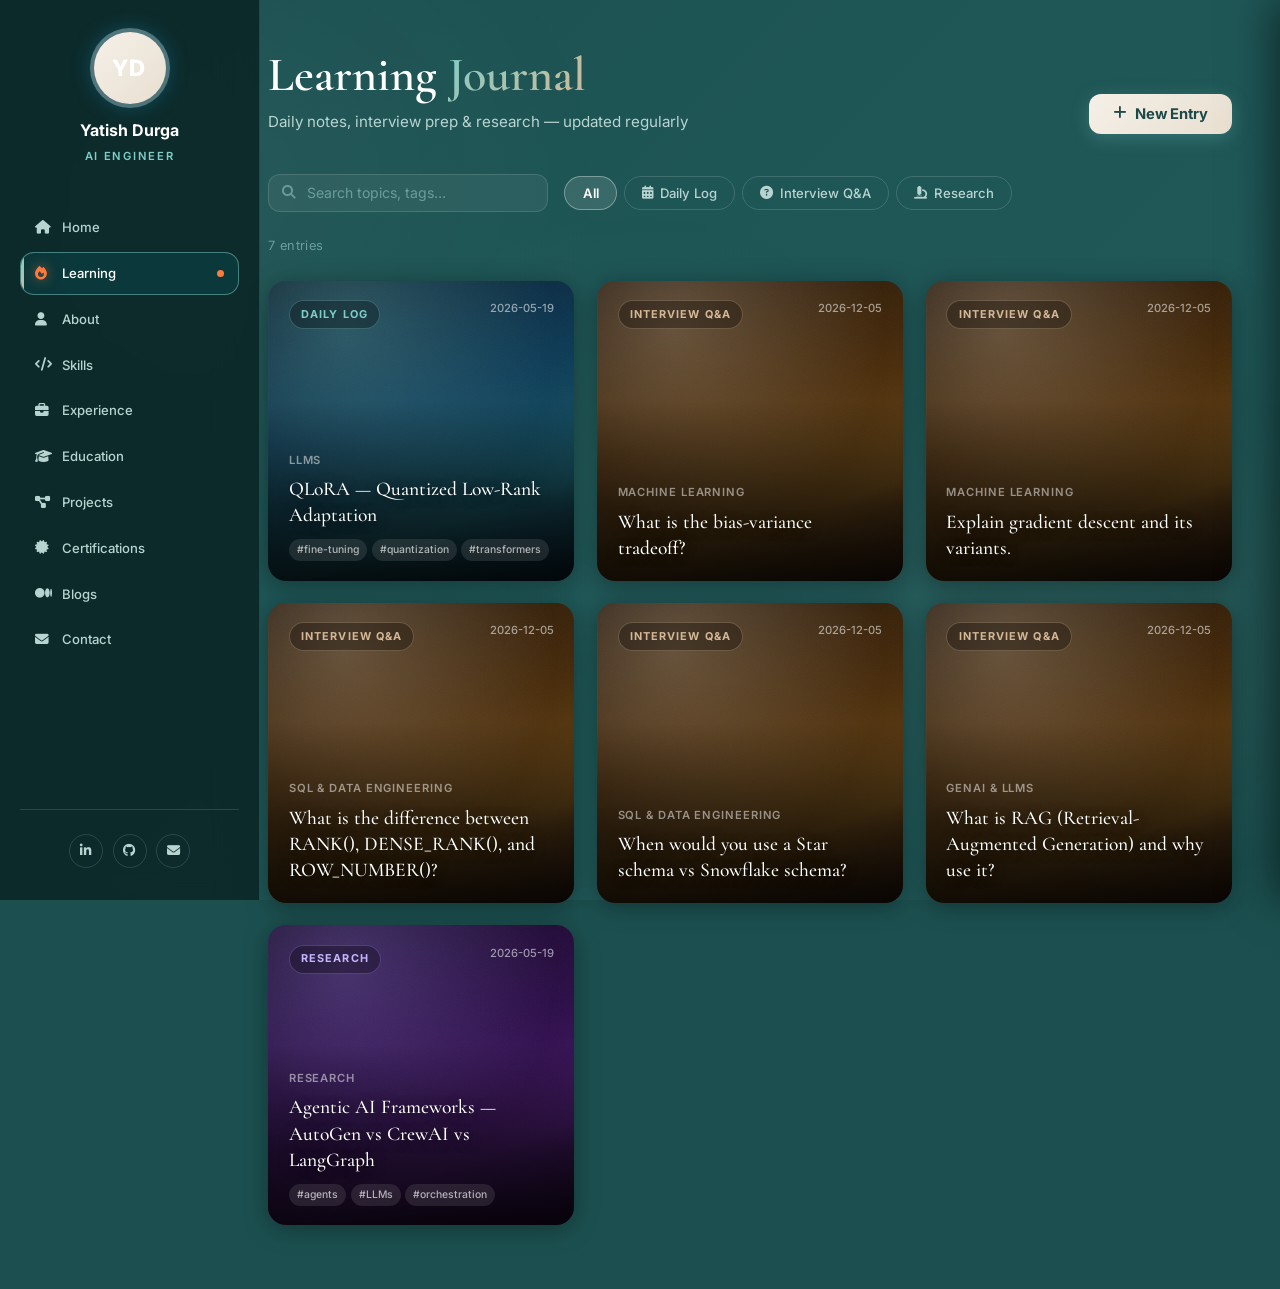
<file: learning.html>
<!DOCTYPE html>
<html lang="en">
<head>
    <meta charset="UTF-8">
    <meta name="viewport" content="width=device-width, initial-scale=1.0">
    <title>Learning Journal | Yatish Durga</title>
    <meta name="description" content="Daily learning notes, interview Q&A, and research by Yatish Durga — Data Scientist & AI Engineer.">

    <link rel="icon" href="data:image/svg+xml,<svg xmlns='http://www.w3.org/2000/svg' viewBox='0 0 32 32'><rect width='32' height='32' rx='8' fill='%230ea5e9'/><text x='50%25' y='56%25' dominant-baseline='middle' text-anchor='middle' fill='white' font-size='13' font-weight='900' font-family='system-ui,sans-serif'>YD</text></svg>">

    <link rel="preconnect" href="https://fonts.googleapis.com">
    <link rel="preconnect" href="https://fonts.gstatic.com" crossorigin>
    <link href="https://fonts.googleapis.com/css2?family=Cormorant+Garamond:ital,wght@0,300;0,400;0,500;0,600;0,700;1,300;1,400&family=Inter:wght@300;400;500;600;700;800;900&display=swap" rel="stylesheet">
    <link rel="stylesheet" href="https://cdnjs.cloudflare.com/ajax/libs/font-awesome/6.5.0/css/all.min.css">
    <link rel="stylesheet" href="styles.css">
    <link rel="stylesheet" href="learning.css">
</head>
<body class="lj-body">

<!-- Sidebar -->
<nav class="sidebar" id="sidebar">
    <div class="sidebar-profile">
        <div class="sidebar-initials">YD</div>
        <h2 class="sidebar-name">Yatish Durga</h2>
        <p class="sidebar-title">AI Engineer</p>
    </div>
    <ul class="nav-links">
        <li><a href="index.html#home"           class="nav-link"><i class="fa-solid fa-house"></i><span>Home</span></a></li>
        <li><a href="learning.html"             class="nav-link nav-link-learning active"><i class="fa-solid fa-fire"></i><span>Learning</span><span class="nav-live-dot"></span></a></li>
        <li><a href="index.html#about"          class="nav-link"><i class="fa-solid fa-user"></i><span>About</span></a></li>
        <li><a href="index.html#skills"         class="nav-link"><i class="fa-solid fa-code"></i><span>Skills</span></a></li>
        <li><a href="index.html#experience"     class="nav-link"><i class="fa-solid fa-briefcase"></i><span>Experience</span></a></li>
        <li><a href="index.html#education"      class="nav-link"><i class="fa-solid fa-graduation-cap"></i><span>Education</span></a></li>
        <li><a href="index.html#projects"       class="nav-link"><i class="fa-solid fa-diagram-project"></i><span>Projects</span></a></li>
        <li><a href="index.html#certifications" class="nav-link"><i class="fa-solid fa-certificate"></i><span>Certifications</span></a></li>
        <li><a href="index.html#blogs"          class="nav-link"><i class="fa-brands fa-medium"></i><span>Blogs</span></a></li>
        <li><a href="index.html#contact"        class="nav-link"><i class="fa-solid fa-envelope"></i><span>Contact</span></a></li>
    </ul>
    <div class="sidebar-socials">
        <a href="https://www.linkedin.com/in/yatish-durga-22b424197/" target="_blank" class="social-btn" title="LinkedIn"><i class="fa-brands fa-linkedin-in"></i></a>
        <a href="https://github.com/yatishdurga" target="_blank" class="social-btn" title="GitHub"><i class="fa-brands fa-github"></i></a>
        <a href="mailto:yatishdurgaappanapalli@gmail.com" class="social-btn" title="Email"><i class="fa-solid fa-envelope"></i></a>
    </div>
</nav>

<button class="mobile-toggle" id="mobileToggle" aria-label="Toggle menu">
    <span></span><span></span><span></span>
</button>

<main class="lj-main">

    <!-- Page header -->
    <div class="lj-page-header">
        <div class="lj-header-text">
            <h1 class="lj-page-title">Learning <span class="title-accent">Journal</span></h1>
            <p class="lj-page-sub">Daily notes, interview prep & research — updated regularly</p>
        </div>
        <button class="lj-add-btn" id="new-entry-btn">
            <i class="fa-solid fa-plus"></i> New Entry
        </button>
    </div>

    <!-- Search + filter row -->
    <div class="lj-toolbar">
        <div class="lj-search-wrap">
            <i class="fa-solid fa-magnifying-glass lj-search-icon"></i>
            <input type="search" id="lj-search" class="lj-search" placeholder="Search topics, tags…">
        </div>
        <div class="lj-filters" id="lj-filters">
            <button class="lj-filter active" data-cat="all">All</button>
            <button class="lj-filter" data-cat="daily-log"><i class="fa-solid fa-calendar-days"></i> Daily Log</button>
            <button class="lj-filter" data-cat="interview-qa"><i class="fa-solid fa-circle-question"></i> Interview Q&amp;A</button>
            <button class="lj-filter" data-cat="research"><i class="fa-solid fa-microscope"></i> Research</button>
        </div>
    </div>

    <!-- Entry count -->
    <div class="lj-count" id="lj-count"></div>

    <!-- Cards grid -->
    <div class="lj-grid" id="lj-grid">
        <div class="lj-skeleton-wrap">
            <div class="lj-skeleton"></div>
            <div class="lj-skeleton"></div>
            <div class="lj-skeleton"></div>
            <div class="lj-skeleton"></div>
            <div class="lj-skeleton"></div>
            <div class="lj-skeleton"></div>
        </div>
    </div>

</main>

<!-- ══ ADD ENTRY MODAL ══ -->
<div class="lj-overlay" id="lj-overlay">
    <div class="lj-modal" id="lj-modal">
        <button class="lj-modal-close" id="modal-close" aria-label="Close"><i class="fa-solid fa-xmark"></i></button>

        <!-- Step 1: GitHub Setup (shown first time) -->
        <div id="setup-step" class="lj-step">
            <div class="lj-setup-icon"><i class="fa-brands fa-github"></i></div>
            <h2 class="lj-modal-title">Connect GitHub</h2>
            <p class="lj-setup-desc">Entries are stored as GitHub Issues on your repo — no backend needed. You only do this once.</p>
            <div class="lj-field">
                <label>GitHub Username</label>
                <input type="text" id="gh-owner" class="lj-input" placeholder="yatishdurga">
            </div>
            <div class="lj-field">
                <label>Repository Name</label>
                <input type="text" id="gh-repo" class="lj-input" placeholder="Portfolio-main">
            </div>
            <div class="lj-field">
                <label>Personal Access Token <span class="lj-label-hint">(Issues: read + write)</span></label>
                <div class="lj-pat-wrap">
                    <input type="password" id="gh-pat" class="lj-input" placeholder="ghp_…">
                    <button class="lj-pat-toggle" id="pat-toggle" type="button"><i class="fa-solid fa-eye"></i></button>
                </div>
                <a class="lj-token-link" href="https://github.com/settings/tokens/new?description=Portfolio+Learning+Journal&scopes=public_repo" target="_blank" rel="noopener">
                    <i class="fa-solid fa-arrow-up-right-from-square"></i> Create a token on GitHub →
                </a>
            </div>
            <div class="lj-modal-actions">
                <button class="lj-btn lj-btn-primary" id="save-config-btn">Save & Continue <i class="fa-solid fa-arrow-right"></i></button>
            </div>
            <p class="lj-privacy-note"><i class="fa-solid fa-lock"></i> Token stored only in your browser's localStorage — never sent anywhere except GitHub's API.</p>
        </div>

        <!-- Step 2: Entry form -->
        <div id="form-step" class="lj-step" style="display:none">
            <h2 class="lj-modal-title">New Learning Entry</h2>

            <!-- Type selector -->
            <div class="lj-type-tabs">
                <button class="lj-type-tab active" data-type="daily-log"><i class="fa-solid fa-calendar-days"></i> Daily Log</button>
                <button class="lj-type-tab" data-type="interview-qa"><i class="fa-solid fa-circle-question"></i> Interview Q&A</button>
                <button class="lj-type-tab" data-type="research"><i class="fa-solid fa-microscope"></i> Research</button>
            </div>

            <div class="lj-form" id="entry-form">
                <!-- Common fields -->
                <div class="lj-field">
                    <label>Topic / Title <span class="lj-required">*</span></label>
                    <input type="text" id="f-title" class="lj-input" placeholder="e.g. QLoRA — Quantized Low-Rank Adaptation">
                </div>
                <div class="lj-form-row">
                    <div class="lj-field">
                        <label>Category</label>
                        <input type="text" id="f-category" class="lj-input" placeholder="LLMs, SQL, Agents…">
                    </div>
                    <div class="lj-field">
                        <label>Tags <span class="lj-label-hint">(comma separated)</span></label>
                        <input type="text" id="f-tags" class="lj-input" placeholder="qlora, fine-tuning, llm">
                    </div>
                </div>

                <!-- Daily Log fields -->
                <div class="lj-type-fields" data-for="daily-log">
                    <div class="lj-field">
                        <label>Summary <span class="lj-required">*</span></label>
                        <textarea id="f-summary" class="lj-textarea" rows="3" placeholder="Brief overview of what you learned today…"></textarea>
                    </div>
                    <div class="lj-field">
                        <label>Key Points <span class="lj-label-hint">(one per line)</span></label>
                        <textarea id="f-keypoints" class="lj-textarea" rows="4" placeholder="Key insight 1&#10;Key insight 2&#10;Key insight 3"></textarea>
                    </div>
                    <div class="lj-field">
                        <label>Resources <span class="lj-label-hint">(optional — Label | URL, one per line)</span></label>
                        <textarea id="f-resources" class="lj-textarea" rows="2" placeholder="QLoRA Paper | https://arxiv.org/abs/2305.14314"></textarea>
                    </div>
                </div>

                <!-- Interview Q&A fields -->
                <div class="lj-type-fields" data-for="interview-qa" style="display:none">
                    <div class="lj-field">
                        <label>Question <span class="lj-required">*</span></label>
                        <input type="text" id="f-question" class="lj-input" placeholder="e.g. What is the bias-variance tradeoff?">
                    </div>
                    <div class="lj-field">
                        <label>Answer <span class="lj-required">*</span></label>
                        <textarea id="f-answer" class="lj-textarea" rows="5" placeholder="Your detailed answer…"></textarea>
                    </div>
                </div>

                <!-- Research fields -->
                <div class="lj-type-fields" data-for="research" style="display:none">
                    <div class="lj-field">
                        <label>Abstract / Overview <span class="lj-required">*</span></label>
                        <textarea id="f-abstract" class="lj-textarea" rows="3" placeholder="What are you researching and why?"></textarea>
                    </div>
                    <div class="lj-field">
                        <label>Key Findings <span class="lj-label-hint">(one per line)</span></label>
                        <textarea id="f-findings" class="lj-textarea" rows="4" placeholder="Finding 1&#10;Finding 2"></textarea>
                    </div>
                    <div class="lj-field">
                        <label>Status</label>
                        <select id="f-status" class="lj-input">
                            <option value="In Progress">In Progress</option>
                            <option value="Completed">Completed</option>
                        </select>
                    </div>
                </div>
            </div>

            <div id="submit-msg" class="lj-submit-msg"></div>

            <div class="lj-modal-actions">
                <button class="lj-btn lj-btn-ghost" id="cancel-btn">Cancel</button>
                <button class="lj-btn lj-btn-primary" id="submit-btn">
                    <i class="fa-brands fa-github"></i> Save to GitHub
                </button>
            </div>

            <button class="lj-reset-config" id="reset-config-btn">Change GitHub config</button>
        </div>

    </div>
</div>

<!-- Card detail drawer -->
<div class="lj-drawer-overlay" id="drawer-overlay"></div>
<div class="lj-drawer" id="lj-drawer">
    <button class="lj-drawer-close" id="drawer-close"><i class="fa-solid fa-xmark"></i></button>
    <div class="lj-drawer-content" id="drawer-content"></div>
</div>

<script src="data/learnings.js"></script>
<script src="learning.js"></script>
<script src="scripts.js"></script>
</body>
</html>
</file>
<file: styles.css>
/* === GOOGLE FONTS === */
@import url('https://fonts.googleapis.com/css2?family=Cormorant+Garamond:ital,wght@0,300;0,400;0,500;0,600;0,700;1,300;1,400&family=Inter:wght@300;400;500;600;700;800;900&display=swap');

/* === CSS VARIABLES === */
:root {
    --sidebar-width: 260px;
    --sidebar-bg: rgba(14, 42, 42, 0.98);
    --bg-dark: #1c5050;
    --accent-cyan: #7ecdc7;
    --accent-purple: #d4b896;
    --gradient-main: linear-gradient(135deg, #7ecdc7, #d4b896);
    --btn-color: #7ecdc7;
    --btn-color-2: #d4b896;
    --gradient-btn: linear-gradient(135deg, #f5f0e8, #e8dfd0);
    --gradient-bg: linear-gradient(135deg, #1c5050 0%, #1e5555 40%, #205858 70%, #1c5050 100%);
    --text-primary: #f5f0e8;
    --text-secondary: #b8d4d1;
    --text-muted: #6a9e9c;
    --white: #ffffff;
    --card-bg: rgba(245, 240, 228, 0.97);
    --card-glass: rgba(255, 255, 255, 0.07);
    --border-glass: rgba(255, 255, 255, 0.13);
    --border-accent: rgba(126, 205, 199, 0.5);
    --shadow-sm: 0 4px 15px rgba(0,0,0,0.2);
    --shadow-md: 0 10px 40px rgba(0,0,0,0.28);
    --shadow-lg: 0 20px 60px rgba(0,0,0,0.38);
    --glow-cyan: 0 0 28px rgba(126,205,199,0.3);
    --glow-purple: 0 0 28px rgba(212,184,150,0.25);
    --radius-sm: 8px;
    --radius-md: 14px;
    --radius-lg: 20px;
    --radius-xl: 28px;
    --ease: cubic-bezier(0.4, 0, 0.2, 1);
    --font: 'Inter', system-ui, -apple-system, sans-serif;
    --font-serif: 'Cormorant Garamond', Georgia, serif;
}

/* === RESET === */
*, *::before, *::after { margin:0; padding:0; box-sizing:border-box; }
html { scroll-behavior: smooth; font-size: 16px; }
body {
    font-family: var(--font);
    background: var(--bg-dark);
    color: var(--text-primary);
    line-height: 1.6;
    overflow-x: hidden;
    min-height: 100vh;
}
img { max-width: 100%; display: block; }
a { text-decoration: none; color: inherit; }
ul { list-style: none; }
button { font-family: var(--font); }

/* === PAGE LOADER === */
#page-loader {
    position: fixed; inset: 0; z-index: 9999;
    background: var(--bg-dark);
    display: flex; align-items: center; justify-content: center;
    transition: opacity 0.5s var(--ease), visibility 0.5s var(--ease);
}
#page-loader.hidden { opacity: 0; visibility: hidden; }
.loader-inner { position: relative; width: 72px; height: 72px; }
.loader-ring {
    position: absolute; inset: 0;
    border-radius: 50%;
    border: 3px solid transparent;
    border-top-color: #7ecdc7;
    border-right-color: #d4b896;
    animation: loaderSpin 0.9s linear infinite;
}
.loader-ring::after {
    content: '';
    position: absolute; inset: 6px;
    border-radius: 50%;
    border: 2px solid transparent;
    border-bottom-color: rgba(126,205,199,0.4);
    animation: loaderSpin 1.5s linear infinite reverse;
}
.loader-initials {
    position: absolute; inset: 0;
    display: flex; align-items: center; justify-content: center;
    font-size: 1.1rem; font-weight: 800; color: var(--white);
    letter-spacing: 0.05em;
}
@keyframes loaderSpin { to { transform: rotate(360deg); } }

/* === AVAILABILITY BADGE === */
.availability-badge {
    display: inline-flex; align-items: center; gap: 0.5rem;
    background: rgba(16, 185, 129, 0.12);
    border: 1px solid rgba(16, 185, 129, 0.35);
    color: #10b981;
    font-size: 0.78rem; font-weight: 600;
    padding: 0.35rem 0.9rem;
    border-radius: 50px;
    margin-bottom: 1rem;
    animation: heroFadeUp 0.7s var(--ease) 0s both;
}
.avail-dot {
    width: 7px; height: 7px;
    border-radius: 50%;
    background: #10b981;
    animation: availPulse 1.8s ease-in-out infinite;
    flex-shrink: 0;
}
@keyframes availPulse {
    0%, 100% { box-shadow: 0 0 0 0 rgba(16,185,129,0.6); }
    50%       { box-shadow: 0 0 0 5px rgba(16,185,129,0); }
}

/* === ANIMATED GRADIENT BACKGROUND === */
body::before {
    content: '';
    position: fixed;
    inset: 0;
    background: var(--gradient-bg);
    z-index: -2;
}

/* === AMBIENT GLOW ORBS === */
body::after {
    content: '';
    position: fixed;
    inset: 0;
    z-index: -1;
    pointer-events: none;
    background:
        radial-gradient(ellipse 600px 500px at 15% 20%, rgba(255,255,255,0.04) 0%, transparent 70%),
        radial-gradient(ellipse 500px 400px at 85% 70%, rgba(212,184,150,0.05) 0%, transparent 70%),
        radial-gradient(ellipse 400px 350px at 50% 50%, rgba(126,205,199,0.04) 0%, transparent 70%);
    animation: orbDrift 18s ease-in-out infinite alternate;
}
@keyframes orbDrift {
    0%   { opacity: 0.7; transform: scale(1) translate(0, 0); }
    50%  { opacity: 1;   transform: scale(1.08) translate(20px, -15px); }
    100% { opacity: 0.8; transform: scale(0.95) translate(-15px, 20px); }
}

/* === PARTICLES CANVAS === */
#particles-canvas {
    position: fixed;
    inset: 0;
    z-index: -1;
    pointer-events: none;
}

/* === SCROLL PROGRESS === */
#scroll-progress {
    position: fixed;
    top: 0;
    left: var(--sidebar-width);
    right: 0;
    height: 3px;
    background: var(--gradient-main);
    transform-origin: left;
    transform: scaleX(0);
    z-index: 999;
    transition: transform 0.1s linear;
}

/* === SIDEBAR === */
.sidebar {
    position: fixed;
    left: 0; top: 0;
    width: var(--sidebar-width);
    height: 100vh;
    background: var(--sidebar-bg);
    backdrop-filter: blur(20px);
    -webkit-backdrop-filter: blur(20px);
    border-right: 1px solid var(--border-glass);
    display: flex;
    flex-direction: column;
    align-items: center;
    padding: 2rem 1.25rem;
    z-index: 100;
    overflow-y: auto;
    transition: transform 0.35s var(--ease);
    scrollbar-width: none;
}
.sidebar::-webkit-scrollbar { display: none; }

/* Profile */
.sidebar-profile { text-align: center; margin-bottom: 2rem; width: 100%; }

.sidebar-initials {
    width: 72px; height: 72px;
    border-radius: 50%;
    background: var(--gradient-btn);
    display: flex; align-items: center; justify-content: center;
    font-size: 1.4rem; font-weight: 800; color: white;
    margin: 0 auto 0.9rem;
    box-shadow: 0 0 22px rgba(14,165,233,0.4);
    letter-spacing: 0.05em;
}
.sidebar-name {
    font-size: 1rem; font-weight: 700;
    color: var(--white); margin-bottom: 0.25rem;
}
.sidebar-title {
    font-size: 0.7rem; color: var(--accent-cyan);
    letter-spacing: 0.15em; font-weight: 600;
    text-transform: uppercase;
}

/* Nav links */
.nav-links { width: 100%; flex: 1; padding: 0.5rem 0; }
.nav-links li { margin-bottom: 2px; }
.nav-link {
    display: flex; align-items: center; gap: 0.65rem;
    padding: 0.65rem 0.9rem;
    border-radius: var(--radius-md);
    color: var(--text-secondary);
    font-size: 0.82rem; font-weight: 500;
    transition: all 0.25s var(--ease);
    position: relative; overflow: hidden;
    border: 1px solid transparent;
}
.nav-link::after {
    content: '';
    position: absolute; left: 0; top: 0;
    height: 100%; width: 3px;
    background: var(--gradient-main);
    border-radius: 0 3px 3px 0;
    transform: scaleY(0);
    transition: transform 0.25s var(--ease);
}
.nav-link:hover { color: var(--white); background: rgba(255,255,255,0.05); }
.nav-link.active {
    color: var(--white);
    background: rgba(0,212,255,0.08);
    border-color: var(--border-accent);
}
.nav-link.active::after { transform: scaleY(1); }
.nav-link i { width: 16px; font-size: 0.85rem; flex-shrink: 0; }

/* Socials */
.sidebar-socials {
    display: flex; gap: 0.6rem;
    margin-top: 1.5rem; padding-top: 1.5rem;
    border-top: 1px solid var(--border-glass);
    width: 100%; justify-content: center;
}
.social-btn {
    width: 34px; height: 34px; border-radius: 50%;
    border: 1px solid var(--border-glass);
    display: flex; align-items: center; justify-content: center;
    color: var(--text-secondary); font-size: 0.82rem;
    transition: all 0.25s var(--ease);
}
.social-btn:hover {
    border-color: var(--accent-cyan); color: var(--accent-cyan);
    background: rgba(32,178,170,0.12);
    transform: translateY(-2px); box-shadow: 0 0 14px rgba(32,178,170,0.3);
}

/* Mobile toggle */
.mobile-toggle {
    display: none;
    position: fixed; top: 1rem; left: 1rem; z-index: 200;
    background: var(--sidebar-bg); border: 1px solid var(--border-glass);
    border-radius: var(--radius-sm); padding: 0.5rem 0.55rem;
    cursor: pointer; flex-direction: column; gap: 5px;
    backdrop-filter: blur(10px);
}
.mobile-toggle span {
    width: 20px; height: 2px; background: var(--text-primary);
    border-radius: 2px; display: block; transition: all 0.3s var(--ease);
}
.mobile-toggle.open span:nth-child(1) { transform: translateY(7px) rotate(45deg); }
.mobile-toggle.open span:nth-child(2) { opacity: 0; }
.mobile-toggle.open span:nth-child(3) { transform: translateY(-7px) rotate(-45deg); }

/* Sidebar overlay (mobile) */
.sidebar-overlay {
    display: none;
    position: fixed; inset: 0;
    background: rgba(0,0,0,0.55);
    z-index: 99;
    opacity: 0; pointer-events: none;
    transition: opacity 0.3s;
}
.sidebar-overlay.active { opacity: 1; pointer-events: all; }

/* === MAIN CONTENT === */
.main-content { margin-left: var(--sidebar-width); min-height: 100vh; }

/* === SECTIONS === */
.section { padding: 5rem 3.5rem; max-width: 1080px; margin: 0 auto; }

.section-header { margin-bottom: 3rem; text-align: center; }
.section-title {
    font-family: var(--font-serif);
    font-size: clamp(1.9rem, 3vw, 2.6rem);
    font-weight: 500; color: var(--white);
    margin-bottom: 0.5rem; line-height: 1.2;
    letter-spacing: 0.01em;
}
.title-accent {
    background: var(--gradient-main);
    -webkit-background-clip: text; -webkit-text-fill-color: transparent;
    background-clip: text;
}
.section-subtitle { color: var(--text-secondary); font-size: 0.95rem; }

/* === HOME === */
.home-section {
    min-height: 100vh; display: flex; flex-direction: column;
    justify-content: center; padding-top: 4rem; padding-bottom: 2rem;
}
.home-content {
    display: flex; align-items: center;
    justify-content: space-between; gap: 3rem; margin-bottom: 3rem;
}
.home-text { flex: 1; max-width: 540px; }
.greeting { font-size: 0.95rem; color: var(--text-secondary); margin-bottom: 0.6rem; }
.hero-name {
    font-family: var(--font-serif);
    font-size: clamp(2.4rem, 4.5vw, 3.6rem);
    font-weight: 600; line-height: 1.1;
    letter-spacing: -0.01em;
    color: var(--white); margin-bottom: 0.9rem;
}
.hero-roles { font-size: 1.2rem; margin-bottom: 1.3rem; color: var(--text-secondary); }
.role-typewriter {
    color: var(--accent-cyan); font-weight: 600;
    border-right: 2px solid var(--accent-cyan);
    padding-right: 2px;
    animation: blink 0.75s step-end infinite;
}
@keyframes blink {
    from,to { border-color: transparent; }
    50%     { border-color: var(--accent-cyan); }
}
.hero-bio {
    color: var(--text-secondary); font-size: 0.97rem;
    line-height: 1.75; margin-bottom: 2rem; max-width: 460px;
}
.hero-actions { display: flex; gap: 1rem; flex-wrap: wrap; margin-bottom: 2.5rem; }

.btn {
    display: inline-flex; align-items: center; gap: 0.5rem;
    padding: 0.72rem 1.7rem; border-radius: 50px;
    font-size: 0.88rem; font-weight: 600;
    cursor: pointer; transition: all 0.25s var(--ease); border: none;
}
.btn-primary {
    background: var(--gradient-btn); color: #1c4a48;
    box-shadow: 0 4px 18px rgba(0,0,0,0.2);
}
.btn-primary:hover { transform: translateY(-2px); box-shadow: 0 8px 28px rgba(0,0,0,0.3); }
.btn-outline {
    background: transparent; color: var(--white);
    border: 1px solid rgba(255,255,255,0.3);
}
.btn-outline:hover {
    background: rgba(14,165,233,0.1); border-color: var(--btn-color);
    color: var(--btn-color);
    transform: translateY(-2px);
}

/* Companies */
.hero-companies { margin-top: 0.5rem; }
.companies-label {
    font-size: 0.75rem; color: var(--text-muted);
    text-transform: uppercase; letter-spacing: 0.1em; margin-bottom: 0.7rem;
}
.companies-row { display: flex; align-items: center; gap: 1.2rem; flex-wrap: wrap; }
.company-logo-link { opacity: 0.65; filter: grayscale(0.2); transition: all 0.25s var(--ease); }
.company-logo-link:hover { opacity: 1; filter: grayscale(0); transform: translateY(-2px); }
.company-logo {
    height: 40px; width: auto; max-width: 110px; object-fit: contain;
    border-radius: var(--radius-sm); background: rgba(255,255,255,0.08);
    padding: 4px 8px;
}

/* Open Source Highlight */
.oss-highlight { margin-top: 1.6rem; }

.oss-label {
    display: flex; align-items: center; gap: 0.45rem;
    font-size: 0.7rem; font-weight: 700;
    color: var(--accent-cyan);
    text-transform: uppercase; letter-spacing: 0.12em;
    margin-bottom: 0.65rem;
}
.oss-label i { font-size: 0.78rem; }

.oss-card {
    display: flex; align-items: center; gap: 1rem;
    padding: 0.9rem 1.15rem;
    background: linear-gradient(120deg, rgba(126,205,199,0.1), rgba(212,184,150,0.08));
    border-radius: var(--radius-md);
    backdrop-filter: blur(14px);
    -webkit-backdrop-filter: blur(14px);
    transition: all 0.35s var(--ease);
    max-width: 420px;
    position: relative;
    overflow: hidden;
    /* Glowing gradient border via box-shadow + pseudo */
    box-shadow:
        0 0 0 1.5px rgba(255,255,255,0.75),
        0 4px 20px rgba(255,255,255,0.1),
        0 0 40px rgba(255,255,255,0.06);
}

/* Animated shimmer sweep */
.oss-card::before {
    content: '';
    position: absolute;
    top: 0; left: -100%;
    width: 60%; height: 100%;
    background: linear-gradient(
        90deg,
        transparent,
        rgba(0,212,255,0.08),
        transparent
    );
    animation: ossSweep 3.5s ease-in-out infinite;
    pointer-events: none;
}
@keyframes ossSweep {
    0%   { left: -100%; }
    50%  { left: 140%; }
    100% { left: 140%; }
}

/* Pulsing outer glow */
.oss-card::after {
    content: '';
    position: absolute; inset: -1px;
    border-radius: var(--radius-md);
    background: transparent;
    border: 1px solid transparent;
    background-image: linear-gradient(120deg, rgba(255,255,255,0.9), rgba(203,213,225,0.7));
    background-origin: border-box;
    -webkit-mask: linear-gradient(#fff 0 0) padding-box, linear-gradient(#fff 0 0);
    -webkit-mask-composite: destination-out;
    mask-composite: exclude;
    animation: ossGlowPulse 3s ease-in-out infinite;
    pointer-events: none;
}
@keyframes ossGlowPulse {
    0%,100% { opacity: 0.5; }
    50%     { opacity: 1; }
}

.oss-card:hover {
    transform: translateY(-3px);
    box-shadow:
        0 0 0 2px rgba(255,255,255,0.95),
        0 8px 32px rgba(255,255,255,0.15),
        0 0 60px rgba(255,255,255,0.08);
}

.oss-logo-wrap {
    width: 40px; height: 40px; border-radius: var(--radius-sm);
    background: #161b22;
    display: flex; align-items: center; justify-content: center;
    flex-shrink: 0;
    border: 1px solid rgba(255,255,255,0.12);
    box-shadow: 0 0 12px rgba(0,212,255,0.15);
}
.oss-gh-icon { font-size: 1.35rem; color: white; }

.oss-info { flex: 1; min-width: 0; }
.oss-org {
    font-size: 0.85rem; font-weight: 700;
    background: linear-gradient(90deg, #7ecdc7, #d4b896);
    -webkit-background-clip: text; -webkit-text-fill-color: transparent;
    background-clip: text;
    margin-bottom: 0.18rem;
    white-space: nowrap; overflow: hidden; text-overflow: ellipsis;
}
.oss-desc {
    font-size: 0.72rem; color: var(--text-secondary);
    white-space: nowrap; overflow: hidden; text-overflow: ellipsis;
}

.oss-arrow {
    font-size: 0.72rem;
    color: var(--accent-cyan);
    flex-shrink: 0; transition: all 0.25s;
    filter: drop-shadow(0 0 4px rgba(0,212,255,0.6));
}
.oss-card:hover .oss-arrow { transform: translate(3px,-3px); }

/* Hero visual (badges grid replacing photo) */
.home-visual {
    flex-shrink: 0;
    display: flex; align-items: center; justify-content: center;
}
.hero-badges-grid {
    display: grid;
    grid-template-columns: repeat(2, 1fr);
    gap: 0.9rem;
}
.hero-badge {
    display: flex; flex-direction: column;
    align-items: center; justify-content: center; gap: 0.5rem;
    padding: 1.4rem 1.6rem;
    background: rgba(255,255,255,0.05);
    border: 1px solid rgba(255,255,255,0.1);
    border-radius: var(--radius-lg);
    backdrop-filter: blur(12px);
    -webkit-backdrop-filter: blur(12px);
    color: var(--white); font-size: 0.82rem; font-weight: 600;
    transition: all 0.3s var(--ease);
    cursor: default;
    min-width: 110px;
}
.hero-badge i {
    font-size: 1.6rem;
    background: var(--gradient-main);
    -webkit-background-clip: text; -webkit-text-fill-color: transparent;
    background-clip: text;
}
.hero-badge:nth-child(1) { animation: floatA 6s ease-in-out infinite; }
.hero-badge:nth-child(2) { animation: floatB 7s ease-in-out infinite 0.4s; }
.hero-badge:nth-child(3) { animation: floatA 6.5s ease-in-out infinite 0.8s; }
.hero-badge:nth-child(4) { animation: floatB 7.5s ease-in-out infinite 0.2s; }
.hero-badge:nth-child(5) { animation: floatA 8s ease-in-out infinite 0.6s; }
.hero-badge:nth-child(6) { animation: floatB 6.8s ease-in-out infinite 1s; }
.hero-badge:hover {
    border-color: var(--border-accent);
    background: rgba(0,212,255,0.08);
    transform: translateY(-4px);
    box-shadow: var(--glow-cyan);
}
@keyframes floatA {
    0%,100% { transform: translateY(0); }
    50%     { transform: translateY(-10px); }
}
@keyframes floatB {
    0%,100% { transform: translateY(0) translateX(0); }
    33%     { transform: translateY(-7px) translateX(3px); }
    66%     { transform: translateY(3px) translateX(-3px); }
}

/* Stats */
.stats-row {
    display: flex; gap: 1rem; flex-wrap: wrap; justify-content: center;
    padding: 2rem;
    background: rgba(255,255,255,0.03);
    border-radius: var(--radius-lg);
    border: 1px solid var(--border-glass);
    backdrop-filter: blur(10px);
}
.stat-item { text-align: center; flex: 1; min-width: 110px; padding: 0.75rem; }
.stat-number {
    font-size: 2.6rem; font-weight: 900; line-height: 1;
    background: var(--gradient-main);
    -webkit-background-clip: text; -webkit-text-fill-color: transparent;
    background-clip: text;
}
.stat-suffix { font-size: 1.4rem; font-weight: 700; color: var(--accent-cyan); }
.stat-label {
    font-size: 0.75rem; color: var(--text-secondary);
    margin-top: 0.35rem; text-transform: uppercase; letter-spacing: 0.05em;
}

/* === SKILLS === */
.skills-grid { display: grid; grid-template-columns: repeat(2,1fr); gap: 1.25rem; }
.skill-category {
    background: var(--card-glass); border: 1px solid var(--border-glass);
    border-radius: var(--radius-lg); padding: 1.6rem;
    backdrop-filter: blur(10px); transition: all 0.3s var(--ease);
}
.skill-category:hover {
    border-color: var(--border-accent);
    background: rgba(0,212,255,0.03);
    transform: translateY(-3px); box-shadow: var(--glow-cyan);
}
.skill-cat-title {
    font-size: 0.9rem; font-weight: 600; color: var(--white);
    margin-bottom: 1rem; display: flex; align-items: center; gap: 0.5rem;
}
.skill-cat-title i { color: var(--accent-cyan); }
.skill-tags { display: flex; flex-wrap: wrap; gap: 0.45rem; }
.skill-tag {
    padding: 0.3rem 0.85rem;
    background: rgba(126,205,199,0.1); border: 1px solid rgba(126,205,199,0.2);
    border-radius: 50px; font-size: 0.78rem; color: var(--text-secondary);
    font-weight: 500; transition: all 0.2s;
}
.skill-tag:hover { background: rgba(126,205,199,0.2); color: var(--accent-cyan); border-color: var(--accent-cyan); }

/* === EXPERIENCE / TIMELINE === */
.timeline { position: relative; padding-left: 2rem; }
.timeline::before {
    content: ''; position: absolute;
    left: 0; top: 0; bottom: 0; width: 2px;
    background: linear-gradient(to bottom, #7ecdc7, #d4b896, transparent);
    border-radius: 2px;
}
.timeline-item { position: relative; margin-bottom: 2.5rem; }
.timeline-dot {
    position: absolute; left: -2.35rem; top: 1.5rem;
    width: 12px; height: 12px;
    background: var(--accent-cyan); border-radius: 50%;
    border: 2.5px solid var(--bg-dark);
    box-shadow: 0 0 12px rgba(126,205,199,0.7); z-index: 1;
}
.timeline-card {
    background: var(--card-bg); border-radius: var(--radius-lg);
    padding: 1.75rem; box-shadow: var(--shadow-md);
    transition: all 0.3s var(--ease);
}
.timeline-card:hover {
    transform: translateY(-4px);
    box-shadow: var(--shadow-lg), 0 0 30px rgba(0,212,255,0.07);
}
.timeline-header {
    display: flex; justify-content: space-between;
    align-items: flex-start; gap: 1rem; margin-bottom: 0.4rem;
}
.timeline-role { font-family: var(--font-serif); font-size: 1.2rem; font-weight: 600; color: #111; margin-bottom: 0.2rem; }
.timeline-company { font-size: 0.875rem; color: #555; display: flex; align-items: center; gap: 0.35rem; }
.timeline-badge {
    padding: 0.22rem 0.7rem; border-radius: 50px; font-size: 0.7rem; font-weight: 600;
    background: rgba(126,205,199,0.15); color: var(--accent-cyan);
    border: 1px solid rgba(126,205,199,0.3); white-space: nowrap; flex-shrink: 0;
}
.timeline-date {
    font-size: 0.8rem; color: #888; margin-bottom: 1rem;
    display: flex; align-items: center; gap: 0.4rem;
}
.timeline-list { margin-bottom: 1rem; }
.timeline-list li {
    font-size: 0.875rem; color: #444;
    padding: 0.28rem 0 0.28rem 1.2rem; position: relative;
}
.timeline-list li::before {
    content: '▸'; position: absolute; left: 0;
    color: var(--accent-cyan); font-size: 0.75rem; top: 0.32rem;
}
.timeline-tags { display: flex; flex-wrap: wrap; gap: 0.4rem; }
.tag {
    padding: 0.22rem 0.6rem; border-radius: 50px;
    font-size: 0.72rem; font-weight: 500;
    background: rgba(126,205,199,0.12); color: #2d8a84;
    border: 1px solid rgba(126,205,199,0.25);
}

/* === EDUCATION === */
.education-list { display: flex; flex-direction: column; gap: 1.25rem; }
.edu-card {
    background: var(--card-bg); border-radius: var(--radius-lg);
    overflow: hidden; box-shadow: var(--shadow-md); transition: all 0.3s var(--ease);
}
.edu-card:hover { box-shadow: var(--shadow-lg); }
.edu-header {
    display: flex; justify-content: space-between; align-items: center;
    padding: 1.4rem 1.75rem; cursor: pointer; gap: 1rem;
    transition: background 0.2s;
}
.edu-header:hover { background: rgba(0,0,0,0.02); }
.edu-logo-info { display: flex; align-items: center; gap: 1.1rem; flex: 1; }
.edu-logo {
    width: 65px; height: 65px; object-fit: contain;
    border-radius: var(--radius-sm); border: 1px solid #eee;
    padding: 4px; background: #fff; flex-shrink: 0;
}
.edu-degree { font-family: var(--font-serif); font-size: 1.1rem; font-weight: 600; color: #111; margin-bottom: 0.2rem; }
.edu-school { font-size: 0.82rem; color: #555; margin-bottom: 0.1rem; }
.edu-date { font-size: 0.78rem; color: #888; }
.edu-toggle-btn {
    width: 34px; height: 34px; border-radius: 50%;
    border: 1.5px solid #ddd; background: transparent;
    cursor: pointer; display: flex; align-items: center; justify-content: center;
    color: #888; font-size: 0.8rem; transition: all 0.3s var(--ease); flex-shrink: 0;
}
.edu-card.open .edu-toggle-btn {
    transform: rotate(180deg); background: var(--gradient-btn);
    border-color: var(--btn-color); color: white;
    box-shadow: 0 0 14px rgba(14,165,233,0.4);
}
.edu-body { max-height: 0; overflow: hidden; transition: max-height 0.4s ease; }
.edu-card.open .edu-body { max-height: 500px; }
.edu-body-inner {
    padding: 1.25rem 1.75rem 1.5rem;
    border-top: 1px solid #f0f0f0;
    display: flex; flex-direction: column; gap: 0.7rem;
}
.edu-body-inner p { font-size: 0.875rem; color: #555; line-height: 1.7; }
.edu-tags { display: flex; flex-wrap: wrap; gap: 0.4rem; padding-top: 0.3rem; }

/* === PROJECTS === */
.filter-container {
    display: flex; justify-content: center;
    gap: 0.65rem; flex-wrap: wrap; margin-bottom: 2.5rem;
}
.filter-btn {
    display: inline-flex; align-items: center; gap: 0.4rem;
    padding: 0.55rem 1.25rem;
    background: var(--card-glass); border: 1px solid var(--border-glass);
    border-radius: 50px; color: var(--text-secondary);
    font-size: 0.83rem; font-weight: 500; cursor: pointer;
    transition: all 0.25s var(--ease); backdrop-filter: blur(10px);
}
.filter-btn:hover { border-color: var(--border-accent); color: var(--white); background: rgba(0,212,255,0.05); }
.filter-btn.active {
    background: var(--gradient-btn); border-color: transparent;
    color: var(--white); box-shadow: 0 4px 18px rgba(14,165,233,0.35);
}

.projects-grid { display: grid; grid-template-columns: repeat(3,1fr); gap: 1.4rem; }
.project-card {
    background: var(--card-bg); border-radius: var(--radius-lg);
    overflow: hidden; box-shadow: var(--shadow-md);
    transition: all 0.3s var(--ease);
    display: flex; flex-direction: column;
}
.project-card:hover { transform: translateY(-6px); box-shadow: var(--shadow-lg); }
.project-card.hidden { display: none; }

.project-img { position: relative; height: 175px; overflow: hidden; }
.project-img img {
    width: 100%; height: 100%; object-fit: cover;
    transition: transform 0.5s ease;
}
.project-card:hover .project-img img { transform: scale(1.08); }

.project-overlay {
    position: absolute; inset: 0;
    background: rgba(0,0,0,0.62);
    display: flex; align-items: center; justify-content: center;
    opacity: 0; transition: opacity 0.3s;
}
.project-card:hover .project-overlay { opacity: 1; }
.overlay-btn {
    display: inline-flex; align-items: center; gap: 0.4rem;
    padding: 0.55rem 1.1rem; background: white; color: #111;
    border-radius: 50px; font-size: 0.82rem; font-weight: 600;
    transition: all 0.2s;
}
.overlay-btn:hover { background: var(--accent-cyan); color: white; }

.project-cat-badge {
    position: absolute; top: 10px; left: 10px;
    padding: 0.22rem 0.65rem;
    background: rgba(0,0,0,0.65); color: var(--accent-cyan);
    font-size: 0.7rem; font-weight: 600; border-radius: 50px;
    letter-spacing: 0.04em; border: 1px solid rgba(0,212,255,0.3);
}
.project-info { padding: 1.4rem; flex: 1; display: flex; flex-direction: column; }
.project-title { font-family: var(--font-serif); font-size: 1.05rem; font-weight: 600; color: #111; margin-bottom: 0.45rem; }
.project-desc { font-size: 0.84rem; color: #666; line-height: 1.6; flex: 1; margin-bottom: 0.9rem; }
.project-tech { display: flex; flex-wrap: wrap; gap: 0.3rem; margin-bottom: 1rem; }
.tech-tag {
    padding: 0.18rem 0.55rem; border-radius: 50px;
    font-size: 0.7rem; background: #eaf5f4; color: #1c5050;
    border: 1px solid #b2dbd8; font-weight: 500;
}
.project-link-btn {
    display: inline-flex; align-items: center; gap: 0.45rem;
    padding: 0.55rem 1.1rem; background: var(--gradient-btn); color: white;
    border-radius: var(--radius-sm); font-size: 0.78rem; font-weight: 600;
    transition: all 0.2s; width: fit-content;
    box-shadow: 0 3px 12px rgba(14,165,233,0.3);
}
.project-link-btn:hover { opacity: 0.9; transform: translateY(-1px); box-shadow: 0 6px 18px rgba(14,165,233,0.4); }

@keyframes fadeIn {
    from { opacity: 0; transform: translateY(15px); }
    to   { opacity: 1; transform: translateY(0); }
}
.fade-in { animation: fadeIn 0.4s ease forwards; }

/* === CERTIFICATIONS === */
.cert-grid { display: grid; grid-template-columns: repeat(2,1fr); gap: 1.25rem; }
.cert-card {
    background: var(--card-bg); border-radius: var(--radius-lg);
    overflow: hidden; box-shadow: var(--shadow-md);
    display: flex; align-items: stretch; transition: all 0.3s var(--ease);
}
.cert-card:hover { transform: translateY(-4px); box-shadow: var(--shadow-lg); }
.cert-logo-wrap {
    width: 130px; flex-shrink: 0;
    background: #f8f9fc; display: flex;
    align-items: center; justify-content: center; padding: 1.3rem;
}
.cert-logo { width: 100%; max-width: 85px; height: auto; object-fit: contain; }
.cert-info { padding: 1.4rem; flex: 1; display: flex; flex-direction: column; }
.cert-name { font-family: var(--font-serif); font-size: 1.05rem; font-weight: 600; color: #111; margin-bottom: 0.45rem; }
.cert-desc { font-size: 0.83rem; color: #666; line-height: 1.6; flex: 1; margin-bottom: 0.9rem; }
.cert-link {
    display: inline-flex; align-items: center; gap: 0.4rem;
    font-size: 0.8rem; font-weight: 600; color: var(--btn-color);
    transition: all 0.2s; width: fit-content;
}
.cert-link:hover { color: var(--btn-color-2); gap: 0.6rem; }

/* IAPP cert logo */
.cert-logo-iapp {
    background: linear-gradient(160deg, #1a2744 0%, #0d1f3c 100%);
    width: 130px; flex-shrink: 0;
    display: flex; align-items: center; justify-content: center;
}
.cert-logo-icon-wrap {
    display: flex; flex-direction: column; align-items: center; gap: 2px;
}
.cert-logo-text-badge {
    font-size: 1.5rem; font-weight: 900; letter-spacing: 1px;
    color: #fff;
    background: linear-gradient(135deg, #e84b30, #c73820);
    padding: 0.25rem 0.55rem; border-radius: 6px;
    line-height: 1;
}
.cert-logo-sub {
    font-size: 0.68rem; font-weight: 700; letter-spacing: 2px;
    color: rgba(255,255,255,0.7); text-transform: uppercase;
}
.cert-badge-new {
    display: inline-block; font-size: 0.62rem; font-weight: 700;
    background: linear-gradient(135deg, #e84b30, #c73820);
    color: #fff; padding: 1px 6px; border-radius: 4px;
    vertical-align: middle; margin-left: 6px; letter-spacing: 0.5px;
}

/* === BLOGS === */
.blog-grid { display: grid; grid-template-columns: repeat(2,1fr); gap: 1.25rem; }
.blog-card {
    background: var(--card-bg); border-radius: var(--radius-lg);
    overflow: hidden; box-shadow: var(--shadow-md);
    transition: all 0.3s var(--ease); display: flex; flex-direction: column;
}
.blog-card:hover { transform: translateY(-5px); box-shadow: var(--shadow-lg); }
.blog-img-wrap { position: relative; height: 195px; overflow: hidden; }
.blog-img { width: 100%; height: 100%; object-fit: cover; transition: transform 0.5s ease; }
.blog-card:hover .blog-img { transform: scale(1.06); }
.blog-overlay {
    position: absolute; inset: 0;
    background: linear-gradient(to bottom, transparent 40%, rgba(0,0,0,0.38));
}
.blog-info { padding: 1.4rem; flex: 1; display: flex; flex-direction: column; }
.blog-tag {
    display: inline-block; padding: 0.2rem 0.6rem;
    background: rgba(212,184,150,0.15); color: #a07840;
    font-size: 0.7rem; font-weight: 600; border-radius: 50px;
    letter-spacing: 0.05em; text-transform: uppercase;
    margin-bottom: 0.7rem; border: 1px solid rgba(212,184,150,0.3);
}
.blog-title { font-family: var(--font-serif); font-size: 1.1rem; font-weight: 600; color: #111; margin-bottom: 0.55rem; line-height: 1.4; }
.blog-excerpt { font-size: 0.84rem; color: #666; line-height: 1.6; flex: 1; margin-bottom: 1rem; }
.blog-read-btn {
    display: inline-flex; align-items: center; gap: 0.45rem;
    font-size: 0.84rem; font-weight: 600; color: var(--btn-color);
    transition: all 0.2s; width: fit-content;
}
.blog-read-btn:hover { color: var(--btn-color-2); gap: 0.65rem; }

/* === CONTACT === */
.contact-wrapper { display: grid; grid-template-columns: 1fr 1fr; gap: 1.25rem; }
.contact-info { display: flex; flex-direction: column; gap: 0.9rem; }
.contact-card {
    background: var(--card-glass); border: 1px solid var(--border-glass);
    border-radius: var(--radius-lg); padding: 1.4rem;
    display: flex; align-items: center; gap: 1.1rem;
    backdrop-filter: blur(10px); transition: all 0.25s var(--ease);
}
.contact-card:hover {
    border-color: var(--border-accent);
    background: rgba(0,212,255,0.04);
    transform: translateX(5px);
}
.contact-icon-wrap {
    width: 46px; height: 46px; border-radius: var(--radius-md);
    background: var(--gradient-btn);
    display: flex; align-items: center; justify-content: center;
    font-size: 1rem; color: white; flex-shrink: 0;
    box-shadow: 0 4px 14px rgba(14,165,233,0.35);
}
.contact-details h3 {
    font-size: 0.72rem; font-weight: 600; color: var(--text-secondary);
    text-transform: uppercase; letter-spacing: 0.06em; margin-bottom: 0.2rem;
}
.contact-value { font-size: 0.9rem; color: var(--white); font-weight: 500; transition: color 0.2s; }
.contact-value:hover { color: var(--accent-cyan); }

.contact-cta { display: flex; }
.cta-card {
    background: var(--card-glass); border: 1px solid rgba(14,165,233,0.35);
    border-radius: var(--radius-xl); padding: 2.5rem;
    text-align: center; backdrop-filter: blur(10px);
    flex: 1; display: flex; flex-direction: column;
    align-items: center; justify-content: center; gap: 1rem;
    transition: all 0.3s var(--ease);
}
.cta-card:hover { box-shadow: 0 0 30px rgba(14,165,233,0.25); }
.cta-icon {
    width: 58px; height: 58px; border-radius: 50%;
    background: var(--gradient-btn);
    display: flex; align-items: center; justify-content: center;
    font-size: 1.4rem; color: white;
    box-shadow: 0 8px 24px rgba(14,165,233,0.4);
}
.cta-card h3 { font-family: var(--font-serif); font-size: 1.35rem; font-weight: 500; color: var(--white); }
.cta-card p { font-size: 0.88rem; color: var(--text-secondary); line-height: 1.65; }

/* === FOOTER === */
.footer {
    text-align: center; padding: 2rem 3.5rem;
    color: var(--text-muted); font-size: 0.82rem;
    border-top: 1px solid var(--border-glass); margin-top: 1rem;
}
.footer-name {
    background: var(--gradient-main);
    -webkit-background-clip: text; -webkit-text-fill-color: transparent;
    background-clip: text; font-weight: 600;
}

/* === ABOUT SECTION === */
.about-grid {
    display: grid; grid-template-columns: 1.2fr 1fr; gap: 3rem; align-items: start;
}
.about-para {
    color: var(--text-secondary); font-size: 0.96rem; line-height: 1.85;
    margin-bottom: 1.2rem;
}
.about-para strong { color: var(--white); font-weight: 600; }
.about-highlights {
    display: flex; flex-direction: column; gap: 0.65rem; margin-top: 1.8rem;
}
.about-highlight-item {
    display: flex; align-items: center; gap: 0.75rem;
    font-size: 0.85rem; color: var(--text-secondary);
}
.about-highlight-item i {
    width: 18px; color: var(--btn-color); font-size: 0.9rem; flex-shrink: 0;
}
.about-values {
    display: flex; flex-direction: column; gap: 1.1rem;
}
.value-card {
    background: var(--card-glass);
    border: 1px solid var(--border-glass);
    border-radius: var(--radius-md);
    padding: 1.3rem 1.4rem;
    backdrop-filter: blur(10px);
    transition: all 0.3s var(--ease);
}
.value-card:hover {
    border-color: rgba(14,165,233,0.3);
    background: rgba(14,165,233,0.06);
    transform: translateX(4px);
}
.value-icon {
    width: 38px; height: 38px;
    background: var(--gradient-btn);
    border-radius: var(--radius-sm);
    display: flex; align-items: center; justify-content: center;
    font-size: 0.95rem; color: white;
    margin-bottom: 0.7rem;
}
.value-card h4 {
    font-family: var(--font-serif); font-size: 1rem; font-weight: 500; color: var(--white); margin-bottom: 0.4rem;
}
.value-card p {
    font-size: 0.82rem; color: var(--text-secondary); line-height: 1.6;
}

/* === SCROLL REVEAL === */
.reveal {
    opacity: 0; transform: translateY(36px);
    transition: opacity 0.7s var(--ease), transform 0.7s var(--ease);
}
.reveal.revealed { opacity: 1; transform: translateY(0); }
.reveal:nth-child(1) { transition-delay: 0.05s; }
.reveal:nth-child(2) { transition-delay: 0.13s; }
.reveal:nth-child(3) { transition-delay: 0.21s; }
.reveal:nth-child(4) { transition-delay: 0.29s; }
.reveal:nth-child(5) { transition-delay: 0.37s; }

/* Timeline items slide in from left */
.timeline-item.reveal { transform: translateX(-30px) translateY(20px); }
.timeline-item.reveal.revealed { transform: translateX(0) translateY(0); }

/* === HERO ENTRANCE ANIMATION === */
@keyframes heroFadeUp {
    from { opacity: 0; transform: translateY(30px); }
    to   { opacity: 1; transform: translateY(0); }
}
.greeting       { animation: heroFadeUp 0.7s var(--ease) 0.1s both; }
.hero-name      { animation: heroFadeUp 0.7s var(--ease) 0.22s both; }
.hero-roles     { animation: heroFadeUp 0.7s var(--ease) 0.34s both; }
.hero-bio       { animation: heroFadeUp 0.7s var(--ease) 0.44s both; }
.hero-actions   { animation: heroFadeUp 0.7s var(--ease) 0.54s both; }
.hero-companies { animation: heroFadeUp 0.7s var(--ease) 0.64s both; }
.oss-highlight  { animation: heroFadeUp 0.7s var(--ease) 0.74s both; }

/* === SECTION TITLE ANIMATED UNDERLINE === */
.section-header { position: relative; }
.section-title::after {
    content: '';
    display: block;
    height: 3px;
    width: 0;
    margin: 0.55rem auto 0;
    background: var(--gradient-btn);
    border-radius: 2px;
    transition: width 0.85s cubic-bezier(0.22, 1, 0.36, 1) 0.2s;
}
/* Section header underline animates in only after reveal */
.section-header.reveal.revealed .section-title::after { width: 60px; }

.section-header { opacity: 0; transform: translateY(20px); transition: opacity 0.6s var(--ease), transform 0.6s var(--ease); }
.section-header.reveal { opacity: 0; transform: translateY(20px); }
.section-header.reveal.revealed { opacity: 1; transform: translateY(0); }

/* === BUTTON SHIMMER === */
.btn-primary {
    position: relative; overflow: hidden;
}
.btn-primary::after {
    content: '';
    position: absolute;
    top: 0; left: -100%;
    width: 60%; height: 100%;
    background: linear-gradient(90deg, transparent, rgba(255,255,255,0.22), transparent);
    transform: skewX(-20deg);
    animation: btnShimmer 3.5s ease-in-out infinite;
}
@keyframes btnShimmer {
    0%   { left: -100%; }
    40%  { left: 140%; }
    100% { left: 140%; }
}

/* === PROJECT CARD 3D HOVER TILT === */
.project-card {
    transform-style: preserve-3d;
    perspective: 800px;
    transition: transform 0.4s var(--ease), box-shadow 0.4s var(--ease);
}
.project-card:hover {
    transform: translateY(-8px) rotateX(3deg) rotateY(-2deg);
    box-shadow: 0 24px 60px rgba(32,178,170,0.15), 0 8px 24px rgba(0,0,0,0.4);
}

/* === SKILL CARD HOVER GLOW === */
.skill-card {
    transition: transform 0.3s var(--ease), box-shadow 0.3s var(--ease), border-color 0.3s var(--ease);
}
.skill-card:hover {
    transform: translateY(-5px) scale(1.02);
    box-shadow: 0 12px 40px rgba(14,165,233,0.2), 0 0 0 1px rgba(14,165,233,0.25);
}

/* === CERT CARD HOVER LIFT === */
.cert-card {
    transition: transform 0.35s var(--ease), box-shadow 0.35s var(--ease);
}
.cert-card:hover {
    transform: translateY(-6px);
    box-shadow: 0 20px 50px rgba(32,178,170,0.12), 0 4px 20px rgba(0,0,0,0.3);
}

/* === BLOG CARD SHIMMER BORDER === */
.blog-card {
    position: relative; overflow: hidden;
}
.blog-card::before {
    content: '';
    position: absolute;
    inset: 0;
    border-radius: inherit;
    padding: 1px;
    background: linear-gradient(135deg, rgba(126,205,199,0), rgba(126,205,199,0.4), rgba(212,184,150,0.4), rgba(126,205,199,0));
    -webkit-mask: linear-gradient(#fff 0 0) content-box, linear-gradient(#fff 0 0);
    mask: linear-gradient(#fff 0 0) content-box, linear-gradient(#fff 0 0);
    -webkit-mask-composite: xor;
    mask-composite: exclude;
    opacity: 0;
    transition: opacity 0.4s var(--ease);
    background-size: 300% 300%;
    animation: borderRotate 4s linear infinite paused;
}
.blog-card:hover::before {
    opacity: 1;
    animation-play-state: running;
}
@keyframes borderRotate {
    0%   { background-position: 0% 50%; }
    50%  { background-position: 100% 50%; }
    100% { background-position: 0% 50%; }
}

/* === STAT NUMBER GLOW PULSE === */
.stat-number {
    display: block;
    transition: text-shadow 0.4s var(--ease);
}
.stat-number.counted {
    animation: statGlow 2s ease-in-out forwards;
}
@keyframes statGlow {
    0%   { text-shadow: none; }
    40%  { text-shadow: 0 0 20px rgba(126,205,199,0.7), 0 0 40px rgba(126,205,199,0.35); }
    100% { text-shadow: 0 0 10px rgba(126,205,199,0.3); }
}

/* === SIDEBAR INITIALS PULSE RING === */
.sidebar-initials {
    position: relative;
}
.sidebar-initials::before {
    content: '';
    position: absolute;
    inset: -4px;
    border-radius: 50%;
    background: var(--gradient-btn);
    opacity: 0.35;
    animation: ringPulse 2.5s ease-in-out infinite;
    z-index: -1;
}
@keyframes ringPulse {
    0%, 100% { transform: scale(1);   opacity: 0.35; }
    50%       { transform: scale(1.15); opacity: 0;   }
}

/* === NAV LINK HOVER SLIDE === */
.nav-link:hover::after { transform: scaleY(1); }

/* === LEARNING NAV — fire icon + live dot === */
.nav-link-learning i {
    color: #ff7a3d;
    filter: drop-shadow(0 0 6px rgba(255,122,61,0.6));
    animation: fireFlicker 2.4s ease-in-out infinite;
}
@keyframes fireFlicker {
    0%, 100% { filter: drop-shadow(0 0 5px rgba(255,122,61,0.55)); transform: scale(1); }
    40%       { filter: drop-shadow(0 0 9px rgba(255,160,60,0.8));  transform: scale(1.12) rotate(-4deg); }
    70%       { filter: drop-shadow(0 0 6px rgba(255,80,30,0.65));  transform: scale(1.05) rotate(3deg); }
}
.nav-live-dot {
    display: inline-block;
    width: 7px; height: 7px;
    background: #ff7a3d;
    border-radius: 50%;
    margin-left: auto;
    flex-shrink: 0;
    box-shadow: 0 0 0 0 rgba(255,122,61,0.5);
    animation: livePulse 2s ease-in-out infinite;
}
@keyframes livePulse {
    0%   { box-shadow: 0 0 0 0   rgba(255,122,61,0.6); }
    70%  { box-shadow: 0 0 0 7px rgba(255,122,61,0);   }
    100% { box-shadow: 0 0 0 0   rgba(255,122,61,0);   }
}

/* === TIMELINE DOT PULSE === */
.timeline-dot {
    animation: dotPulse 3s ease-in-out infinite;
}
@keyframes dotPulse {
    0%, 100% { box-shadow: 0 0 0 0 rgba(126,205,199,0.5); }
    50%       { box-shadow: 0 0 0 8px rgba(126,205,199,0); }
}

/* === RESPONSIVE === */
@media (max-width: 1100px) {
    :root { --sidebar-width: 220px; }
    .projects-grid { grid-template-columns: repeat(2,1fr); }
}

@media (max-width: 900px) {
    .cert-grid, .blog-grid, .contact-wrapper { grid-template-columns: 1fr; }
    .skills-grid { grid-template-columns: 1fr 1fr; }
}

@media (max-width: 768px) {
    .sidebar { transform: translateX(-100%); }
    .sidebar.open { transform: translateX(0); }
    .sidebar-overlay { display: block; }
    .mobile-toggle { display: flex; }
    .main-content { margin-left: 0; }
    #scroll-progress { left: 0; }
    .section { padding: 4rem 1.5rem; }
    .home-content { flex-direction: column-reverse; text-align: center; gap: 2.5rem; }
    .hero-bio { margin: 0 auto 2rem; }
    .hero-actions { justify-content: center; }
    .companies-row { justify-content: center; }
    .skills-grid { grid-template-columns: 1fr; }
    .projects-grid { grid-template-columns: 1fr; }
    .cert-card { flex-direction: column; }
    .cert-logo-wrap { width: 100%; height: 110px; }
    .home-visual { display: flex; justify-content: center; }
    .profile-photo-wrap { width: 200px; height: 270px; }
    .avatar-wrap { width: 180px; height: 230px; }
    .about-grid { grid-template-columns: 1fr; }
    .availability-badge { font-size: 0.72rem; }
}

@media (max-width: 480px) {
    .hero-name { font-size: 2.1rem; }
    .stats-row { display: grid; grid-template-columns: repeat(2,1fr); }
    .timeline { padding-left: 1.5rem; }
    .timeline-dot { left: -1.85rem; }
}

/* === PROFILE PHOTO (Hero Visual) === */
.profile-photo-wrap {
    position: relative;
    width: 300px; height: 400px;
    display: flex; align-items: center; justify-content: center;
    flex-shrink: 0;
}

/* Avatar */
.avatar-wrap {
    position: relative; z-index: 2;
    width: 260px; height: 340px;
    display: flex; align-items: center; justify-content: center;
    animation: avatarFloat 5s ease-in-out infinite;
    filter: drop-shadow(0 0 30px rgba(126,205,199,0.3)) drop-shadow(0 20px 40px rgba(0,0,0,0.4));
}
.boy-avatar {
    width: 100%; height: 100%;
    overflow: visible;
}
@keyframes avatarFloat {
    0%, 100% { transform: translateY(0); }
    50%       { transform: translateY(-12px); }
}

/* Eye blink */
.avatar-eye-l, .avatar-eye-r {
    animation: eyeBlink 4s ease-in-out infinite;
    transform-origin: center;
}
.avatar-eye-r { animation-delay: 0.07s; }
@keyframes eyeBlink {
    0%, 90%, 100% { transform: scaleY(1); }
    94%, 96%      { transform: scaleY(0.1); }
}

/* Arms typing */
.avatar-arm-l {
    transform-origin: 58px 152px;
    animation: armTypL 0.6s ease-in-out infinite alternate;
}
.avatar-arm-r {
    transform-origin: 178px 152px;
    animation: armTypR 0.6s ease-in-out infinite alternate;
}
.avatar-hand-l { animation: armTypL 0.6s ease-in-out infinite alternate; }
.avatar-hand-r { animation: armTypR 0.6s ease-in-out infinite alternate; }
@keyframes armTypL {
    from { transform: rotate(-8deg) translateY(0); }
    to   { transform: rotate(4deg)  translateY(4px); }
}
@keyframes armTypR {
    from { transform: rotate(8deg)  translateY(4px); }
    to   { transform: rotate(-4deg) translateY(0); }
}

/* Code lines cascade */
.avatar-code-1 { animation: codeFlash 2.4s ease-in-out infinite 0s; }
.avatar-code-2 { animation: codeFlash 2.4s ease-in-out infinite 0.4s; }
.avatar-code-3 { animation: codeFlash 2.4s ease-in-out infinite 0.8s; }
.avatar-code-4 { animation: codeFlash 2.4s ease-in-out infinite 1.2s; }
@keyframes codeFlash {
    0%, 100% { opacity: 0.3; }
    50%       { opacity: 1; }
}

/* Cursor blink on screen */
.avatar-cursor { animation: cursorBlink 1s step-end infinite; }
@keyframes cursorBlink {
    0%, 100% { opacity: 1; }
    50%       { opacity: 0; }
}
.photo-ring {
    position: absolute;
    pointer-events: none;
}
.photo-ring-1 {
    inset: -12px;
    border-radius: 28px;
    border: 1.5px solid rgba(126,205,199,0.25);
    animation: ringRotate 18s linear infinite;
    background: transparent;
}
.photo-ring-1::before {
    content: '';
    position: absolute;
    top: -4px; left: 50%;
    width: 8px; height: 8px; margin-left: -4px;
    border-radius: 50%;
    background: var(--accent-cyan);
    box-shadow: 0 0 10px var(--accent-cyan);
}
.photo-ring-2 {
    inset: -4px;
    border-radius: 24px;
    border: 1px dashed rgba(167,139,250,0.22);
    animation: ringRotate 11s linear infinite reverse;
}
@keyframes ringRotate {
    from { transform: rotate(0deg); }
    to   { transform: rotate(360deg); }
}

/* Floating orbit badges */
.orbit-badge {
    position: absolute; z-index: 3;
    width: 46px; height: 46px;
    border-radius: 50%;
    background: rgba(14,42,42,0.92);
    border: 1.5px solid rgba(126,205,199,0.45);
    display: flex; align-items: center; justify-content: center;
    font-size: 1.1rem; color: var(--accent-cyan);
    box-shadow: 0 0 18px rgba(126,205,199,0.25), 0 4px 12px rgba(0,0,0,0.3);
    backdrop-filter: blur(10px);
    transition: transform 0.3s var(--ease), box-shadow 0.3s var(--ease);
}
.orbit-badge:hover {
    transform: scale(1.2) !important;
    box-shadow: 0 0 28px rgba(0,212,255,0.45), 0 6px 16px rgba(0,0,0,0.4);
}
.ob-1 { top:  30px;  right: -20px; animation: floatBadge 5.2s ease-in-out infinite; }
.ob-2 { top:  30px;  left:  -20px; animation: floatBadge 6.5s ease-in-out infinite 0.7s; }
.ob-3 { top:  50%;   right: -22px; transform: translateY(-50%); animation: floatBadge 5.8s ease-in-out infinite 1.2s; }
.ob-4 { top:  50%;   left:  -22px; transform: translateY(-50%); animation: floatBadge 7s   ease-in-out infinite 0.3s; }
.ob-5 { bottom: 30px; right: -20px; animation: floatBadge 6.2s ease-in-out infinite 0.9s; }
@keyframes floatBadge {
    0%, 100% { translate: 0 0; }
    50%       { translate: 0 -8px; }
}

/* === CUSTOM CURSOR (desktop only) === */
@media (pointer: fine) {
    body { cursor: none; }
    a, button, .nav-link, .filter-btn, .project-card, .cert-card, .blog-card { cursor: none; }
}
#cursor-dot {
    position: fixed; z-index: 9999; pointer-events: none;
    width: 8px; height: 8px;
    background: var(--accent-cyan);
    border-radius: 50%;
    transform: translate(-50%, -50%);
    transition: opacity 0.3s, transform 0.15s;
    opacity: 0;
    box-shadow: 0 0 10px var(--accent-cyan);
}
#cursor-ring {
    position: fixed; z-index: 9998; pointer-events: none;
    width: 34px; height: 34px;
    border: 1.5px solid rgba(126,205,199,0.55);
    border-radius: 50%;
    transform: translate(-50%, -50%);
    transition: opacity 0.3s, width 0.25s var(--ease), height 0.25s var(--ease), border-color 0.25s;
    opacity: 0;
}
#cursor-dot.visible   { opacity: 1; }
#cursor-ring.visible  { opacity: 1; }
#cursor-dot.clicking  { transform: translate(-50%, -50%) scale(0.6); }
#cursor-ring.hovering { width: 52px; height: 52px; border-color: rgba(167,139,250,0.6); }

/* === BACK TO TOP BUTTON === */
.back-to-top {
    position: fixed; bottom: 2rem; right: 2rem; z-index: 500;
    width: 44px; height: 44px;
    border-radius: 50%;
    background: var(--gradient-btn);
    border: none; color: white;
    font-size: 1rem; cursor: pointer;
    display: flex; align-items: center; justify-content: center;
    box-shadow: 0 4px 20px rgba(14,165,233,0.4);
    opacity: 0; transform: translateY(20px);
    transition: opacity 0.35s var(--ease), transform 0.35s var(--ease), box-shadow 0.25s;
    pointer-events: none;
}
.back-to-top.visible {
    opacity: 1; transform: translateY(0); pointer-events: all;
}
.back-to-top:hover {
    box-shadow: 0 8px 28px rgba(14,165,233,0.6);
    transform: translateY(-3px);
}

/* === CONTACT FORM === */
.contact-wrapper { grid-template-columns: 1fr 1.3fr; }

.contact-form-wrap {
    background: var(--card-glass);
    border: 1px solid var(--border-glass);
    border-radius: var(--radius-xl);
    padding: 2rem;
    backdrop-filter: blur(12px);
    -webkit-backdrop-filter: blur(12px);
}
.contact-form { display: flex; flex-direction: column; gap: 1.1rem; }
.form-row { display: grid; grid-template-columns: 1fr 1fr; gap: 1rem; }
.form-group { display: flex; flex-direction: column; gap: 0.35rem; }
.form-label {
    font-size: 0.72rem; font-weight: 600;
    color: var(--text-secondary);
    text-transform: uppercase; letter-spacing: 0.06em;
}
.form-input, .form-textarea {
    background: rgba(255,255,255,0.05);
    border: 1px solid rgba(255,255,255,0.1);
    border-radius: var(--radius-md);
    padding: 0.75rem 1rem;
    color: var(--text-primary);
    font-family: var(--font);
    font-size: 0.88rem;
    transition: border-color 0.25s var(--ease), box-shadow 0.25s var(--ease);
    width: 100%;
    outline: none;
}
.form-input::placeholder, .form-textarea::placeholder { color: var(--text-muted); }
.form-input:focus, .form-textarea:focus {
    border-color: rgba(0,212,255,0.5);
    box-shadow: 0 0 0 3px rgba(0,212,255,0.08);
    background: rgba(0,212,255,0.04);
}
.form-textarea { resize: vertical; min-height: 120px; }
.form-submit-btn { align-self: flex-start; padding: 0.75rem 2rem; }
.form-note {
    font-size: 0.78rem; color: var(--text-muted);
    margin-top: -0.3rem;
}
.form-note a { color: var(--btn-color); transition: color 0.2s; }
.form-note a:hover { color: var(--accent-cyan); }

@media (max-width: 900px) {
    .contact-wrapper { grid-template-columns: 1fr; }
    .form-row { grid-template-columns: 1fr; }
}
@media (max-width: 768px) {
    .back-to-top { bottom: 1.2rem; right: 1.2rem; width: 40px; height: 40px; font-size: 0.9rem; }
    .contact-form-wrap { padding: 1.5rem; }
}

/* ═══════════════════════════════════════════════════════
   LEARNING JOURNAL
═══════════════════════════════════════════════════════ */
.learning-section { max-width: 900px; }

/* ── Tab bar ── */
.learn-tabs {
    display: flex; gap: 0.5rem;
    margin-bottom: 2rem;
    background: rgba(255,255,255,0.05);
    border: 1px solid var(--border-glass);
    border-radius: 14px;
    padding: 6px;
    width: fit-content;
}
.learn-tab {
    padding: 0.55rem 1.3rem;
    border: none; outline: none;
    background: transparent;
    color: var(--text-secondary);
    font-family: var(--font); font-size: 0.88rem; font-weight: 500;
    border-radius: 10px;
    cursor: pointer;
    transition: background 0.25s, color 0.25s;
    display: flex; align-items: center; gap: 0.45rem;
    white-space: nowrap;
}
.learn-tab:hover { color: var(--white); background: rgba(255,255,255,0.07); }
.learn-tab.active {
    background: var(--gradient-btn);
    color: #1c4a48;
    font-weight: 600;
    box-shadow: 0 2px 12px rgba(126,205,199,0.2);
}

/* ── Panels ── */
.learn-panel { display: none; }
.learn-panel.active { display: block; }

/* ── Daily Log cards ── */
.learn-cards { display: flex; flex-direction: column; gap: 1.4rem; }

.learn-card {
    background: var(--card-bg);
    border-radius: 18px;
    padding: 1.6rem 1.8rem;
    border: 1px solid rgba(126,205,199,0.15);
    box-shadow: 0 4px 24px rgba(0,0,0,0.18);
    transition: transform 0.25s var(--ease), box-shadow 0.25s var(--ease);
}
.learn-card:hover {
    transform: translateY(-3px);
    box-shadow: 0 8px 32px rgba(0,0,0,0.25), 0 0 0 1px rgba(126,205,199,0.2);
}

.learn-card-header {
    display: flex; align-items: flex-start;
    justify-content: space-between; gap: 1rem;
    margin-bottom: 1rem;
    flex-wrap: wrap;
}
.learn-card-meta { display: flex; align-items: center; gap: 0.6rem; flex-wrap: wrap; }
.learn-date {
    font-size: 0.78rem; font-weight: 600;
    color: var(--accent-cyan);
    background: rgba(126,205,199,0.12);
    padding: 0.25rem 0.7rem; border-radius: 20px;
    letter-spacing: 0.04em;
}
.learn-category {
    font-size: 0.75rem; font-weight: 600;
    color: #d4b896;
    background: rgba(212,184,150,0.12);
    padding: 0.25rem 0.7rem; border-radius: 20px;
    letter-spacing: 0.04em;
}
.learn-topic {
    font-family: var(--font-serif);
    font-size: 1.2rem; font-weight: 600;
    color: #1c4a48; line-height: 1.3;
    margin-bottom: 0.6rem;
}
.learn-summary { font-size: 0.9rem; color: #4a5568; line-height: 1.75; margin-bottom: 1rem; }

.learn-tags { display: flex; flex-wrap: wrap; gap: 0.4rem; margin-bottom: 1rem; }
.learn-tag {
    font-size: 0.72rem; font-weight: 500;
    color: #2d6e6a;
    background: rgba(126,205,199,0.15);
    padding: 0.2rem 0.6rem; border-radius: 20px;
    border: 1px solid rgba(126,205,199,0.25);
}

.learn-toggle {
    font-size: 0.82rem; font-weight: 600; color: #1a6060;
    background: none; border: none; cursor: pointer; padding: 0;
    display: flex; align-items: center; gap: 0.35rem;
    transition: color 0.2s;
}
.learn-toggle:hover { color: var(--accent-cyan); }
.learn-toggle i { transition: transform 0.25s; }
.learn-toggle.open i { transform: rotate(180deg); }

.learn-details { display: none; margin-top: 1rem; }
.learn-details.open { display: block; }

.learn-key-points {
    list-style: none; padding: 0; margin: 0 0 1rem;
    display: flex; flex-direction: column; gap: 0.55rem;
}
.learn-key-points li {
    font-size: 0.88rem; color: #374151; line-height: 1.6;
    padding-left: 1.3rem; position: relative;
}
.learn-key-points li::before {
    content: '→';
    position: absolute; left: 0;
    color: #7ecdc7; font-weight: 700;
}
.learn-resources { display: flex; flex-wrap: wrap; gap: 0.5rem; margin-top: 0.5rem; }
.learn-resource {
    font-size: 0.78rem; font-weight: 500;
    color: #1a6060;
    background: rgba(126,205,199,0.1);
    border: 1px solid rgba(126,205,199,0.3);
    padding: 0.25rem 0.75rem; border-radius: 20px;
    text-decoration: none;
    transition: background 0.2s, color 0.2s;
    display: flex; align-items: center; gap: 0.35rem;
}
.learn-resource:hover { background: rgba(126,205,199,0.25); color: #0e3d3d; }

/* ── Interview Q&A ── */
.interview-category { margin-bottom: 2rem; }
.interview-category-title {
    font-family: var(--font-serif);
    font-size: 1.05rem; font-weight: 600;
    color: var(--text-secondary);
    letter-spacing: 0.05em; text-transform: uppercase; font-size: 0.8rem;
    margin-bottom: 0.75rem;
    display: flex; align-items: center; gap: 0.5rem;
}
.interview-category-title::after {
    content: '';  flex: 1;
    height: 1px; background: var(--border-glass);
}

.qa-item {
    background: var(--card-bg);
    border-radius: 14px;
    margin-bottom: 0.75rem;
    border: 1px solid rgba(126,205,199,0.12);
    overflow: hidden;
    transition: box-shadow 0.25s;
}
.qa-item:hover { box-shadow: 0 4px 20px rgba(0,0,0,0.15); }

.qa-question {
    width: 100%; text-align: left;
    background: none; border: none; cursor: pointer;
    padding: 1rem 1.3rem;
    display: flex; justify-content: space-between; align-items: center; gap: 1rem;
    font-size: 0.92rem; font-weight: 600; color: #1c4a48;
    line-height: 1.45;
    transition: background 0.2s;
}
.qa-question:hover { background: rgba(126,205,199,0.06); }
.qa-question i { color: #7ecdc7; flex-shrink: 0; transition: transform 0.25s; }
.qa-question.open i { transform: rotate(180deg); }

.qa-answer {
    display: none; padding: 0 1.3rem 1.1rem;
    font-size: 0.88rem; color: #374151; line-height: 1.8;
    border-top: 1px solid rgba(126,205,199,0.1);
}
.qa-answer.open { display: block; }

/* ── Research cards ── */
.research-card {
    background: var(--card-bg);
    border-radius: 18px;
    padding: 1.6rem 1.8rem;
    border: 1px solid rgba(212,184,150,0.2);
    box-shadow: 0 4px 24px rgba(0,0,0,0.15);
    transition: transform 0.25s var(--ease);
}
.research-card:hover { transform: translateY(-3px); }
.research-header { display: flex; justify-content: space-between; align-items: flex-start; gap: 1rem; margin-bottom: 0.8rem; flex-wrap: wrap; }
.research-status {
    font-size: 0.72rem; font-weight: 700;
    padding: 0.25rem 0.8rem; border-radius: 20px;
    letter-spacing: 0.05em; white-space: nowrap;
}
.research-status.inprogress { background: rgba(212,184,150,0.2); color: #a0763c; border: 1px solid rgba(212,184,150,0.4); }
.research-status.completed  { background: rgba(126,205,199,0.15); color: #1a6060; border: 1px solid rgba(126,205,199,0.3); }
.research-title {
    font-family: var(--font-serif);
    font-size: 1.2rem; font-weight: 600; color: #1c4a48; margin-bottom: 0.6rem;
}
.research-abstract { font-size: 0.88rem; color: #4a5568; line-height: 1.75; margin-bottom: 1rem; }
.research-findings {
    list-style: none; padding: 0; margin: 0;
    display: flex; flex-direction: column; gap: 0.5rem;
}
.research-findings li {
    font-size: 0.86rem; color: #374151; line-height: 1.6;
    padding-left: 1.3rem; position: relative;
}
.research-findings li::before { content: '◆'; position: absolute; left: 0; color: #d4b896; font-size: 0.55rem; top: 0.35em; }

@media (max-width: 640px) {
    .learn-tabs { flex-wrap: wrap; width: 100%; }
    .learn-tab { flex: 1; justify-content: center; }
    .learn-card, .research-card { padding: 1.2rem 1.1rem; }
}
</file>
<file: learning.css>
/* ═══════════════════════════════════════════════════════════════
   LEARNING JOURNAL — standalone page styles
   Inherits: styles.css (sidebar, fonts, CSS vars, cursor)
═══════════════════════════════════════════════════════════════ */

/* ── Page layout ── */
.lj-body { background: var(--bg-dark); }

.lj-main {
    margin-left: 220px;
    min-height: 100vh;
    padding: 3rem 3rem 4rem;
    max-width: 1300px;
}

/* ── Page header ── */
.lj-page-header {
    display: flex;
    align-items: flex-end;
    justify-content: space-between;
    gap: 1.5rem;
    margin-bottom: 2.5rem;
    flex-wrap: wrap;
}
.lj-page-title {
    font-family: var(--font-serif);
    font-size: clamp(2rem, 4vw, 3rem);
    font-weight: 600;
    color: var(--white);
    margin-bottom: 0.4rem;
    line-height: 1.15;
}
.lj-page-sub { color: var(--text-secondary); font-size: 0.95rem; }

.lj-add-btn {
    display: flex; align-items: center; gap: 0.5rem;
    padding: 0.7rem 1.5rem;
    background: var(--gradient-btn);
    color: #1c4a48; font-weight: 700; font-size: 0.92rem;
    border: none; border-radius: 12px; cursor: pointer;
    box-shadow: 0 4px 18px rgba(126,205,199,0.25);
    transition: transform 0.2s, box-shadow 0.2s;
    white-space: nowrap;
    font-family: var(--font);
}
.lj-add-btn:hover {
    transform: translateY(-2px);
    box-shadow: 0 8px 28px rgba(126,205,199,0.35);
}

/* ── Toolbar ── */
.lj-toolbar {
    display: flex;
    gap: 1rem;
    align-items: center;
    margin-bottom: 1.5rem;
    flex-wrap: wrap;
}
.lj-search-wrap {
    position: relative;
    flex: 0 0 280px;
}
.lj-search-icon {
    position: absolute; left: 0.85rem; top: 50%;
    transform: translateY(-50%);
    color: var(--text-muted); font-size: 0.85rem;
    pointer-events: none;
}
.lj-search {
    width: 100%;
    background: rgba(255,255,255,0.06);
    border: 1px solid var(--border-glass);
    border-radius: 12px;
    padding: 0.6rem 0.9rem 0.6rem 2.4rem;
    color: var(--white); font-family: var(--font); font-size: 0.88rem;
    outline: none;
    transition: border-color 0.2s, background 0.2s;
}
.lj-search::placeholder { color: var(--text-muted); }
.lj-search:focus { border-color: rgba(126,205,199,0.5); background: rgba(255,255,255,0.09); }

.lj-filters {
    display: flex; gap: 0.4rem; flex-wrap: wrap;
}
.lj-filter {
    display: flex; align-items: center; gap: 0.4rem;
    padding: 0.5rem 1.1rem;
    background: transparent;
    border: 1px solid rgba(255,255,255,0.15);
    border-radius: 50px;
    color: var(--text-secondary); font-family: var(--font); font-size: 0.82rem; font-weight: 500;
    cursor: pointer;
    transition: all 0.2s;
    white-space: nowrap;
}
.lj-filter:hover { border-color: rgba(126,205,199,0.4); color: var(--white); }
.lj-filter.active {
    background: rgba(255,255,255,0.12);
    border-color: rgba(255,255,255,0.35);
    color: var(--white);
    font-weight: 600;
}

.lj-count {
    color: var(--text-muted); font-size: 0.8rem;
    margin-bottom: 1.5rem;
    letter-spacing: 0.03em;
}

/* ══════════════════════════════════════════
   CARDS GRID
══════════════════════════════════════════ */
.lj-grid {
    display: grid;
    grid-template-columns: repeat(3, 1fr);
    gap: 1.4rem;
}

/* ── Skeleton loading ── */
.lj-skeleton-wrap { display: contents; }
.lj-skeleton {
    border-radius: 18px;
    height: 300px;
    background: linear-gradient(90deg,
        rgba(255,255,255,0.04) 25%,
        rgba(255,255,255,0.08) 50%,
        rgba(255,255,255,0.04) 75%);
    background-size: 200% 100%;
    animation: shimmer 1.5s infinite;
}
@keyframes shimmer {
    0%   { background-position: 200% 0; }
    100% { background-position: -200% 0; }
}

/* ── Entry card ── */
.lj-card {
    position: relative;
    border-radius: 18px;
    overflow: hidden;
    height: 300px;
    cursor: pointer;
    transition: transform 0.3s cubic-bezier(.22,.68,0,1.2), box-shadow 0.3s;
    box-shadow: 0 4px 24px rgba(0,0,0,0.35);
}
.lj-card:hover {
    transform: translateY(-6px) scale(1.01);
    box-shadow: 0 16px 48px rgba(0,0,0,0.5);
}

/* Gradient background — atmospheric layers */
.lj-card-bg {
    position: absolute; inset: 0;
    background-size: cover; background-position: center;
    transition: transform 0.5s ease;
}
.lj-card:hover .lj-card-bg { transform: scale(1.05); }

/* Per-category gradients */
.lj-card[data-cat="daily-log"]   .lj-card-bg { background-image: linear-gradient(160deg, #061828 0%, #0d3d5a 45%, #1a6070 75%, #0a2a40 100%); }
.lj-card[data-cat="interview-qa"] .lj-card-bg { background-image: linear-gradient(160deg, #1a1008 0%, #4a2c0a 45%, #6e4a18 75%, #3a2010 100%); }
.lj-card[data-cat="research"]    .lj-card-bg { background-image: linear-gradient(160deg, #120820 0%, #2d0d4a 45%, #4a1a6e 75%, #280a40 100%); }

/* Radial glow accent on each card */
.lj-card-glow {
    position: absolute; inset: 0; pointer-events: none;
}
.lj-card[data-cat="daily-log"]    .lj-card-glow { background: radial-gradient(ellipse at 25% 15%, rgba(126,205,199,0.3) 0%, transparent 65%); }
.lj-card[data-cat="interview-qa"] .lj-card-glow { background: radial-gradient(ellipse at 25% 15%, rgba(212,184,150,0.35) 0%, transparent 65%); }
.lj-card[data-cat="research"]     .lj-card-glow { background: radial-gradient(ellipse at 25% 15%, rgba(167,139,250,0.3) 0%, transparent 65%); }

/* Grain texture overlay */
.lj-card-grain {
    position: absolute; inset: 0; pointer-events: none;
    opacity: 0.045;
    background-image: url("data:image/svg+xml,%3Csvg xmlns='http://www.w3.org/2000/svg' width='200' height='200'%3E%3Cfilter id='n'%3E%3CfeTurbulence type='fractalNoise' baseFrequency='0.75' numOctaves='4' stitchTiles='stitch'/%3E%3C/filter%3E%3Crect width='200' height='200' filter='url(%23n)' opacity='1'/%3E%3C/svg%3E");
    background-size: 180px;
}

/* Bottom gradient overlay (text readability) */
.lj-card-overlay {
    position: absolute; inset: 0;
    background: linear-gradient(
        to bottom,
        rgba(0,0,0,0) 0%,
        rgba(0,0,0,0.05) 40%,
        rgba(0,0,0,0.6) 75%,
        rgba(0,0,0,0.85) 100%
    );
}

/* Card content */
.lj-card-content {
    position: absolute; inset: 0;
    display: flex; flex-direction: column;
    justify-content: space-between;
    padding: 1.2rem 1.3rem;
}

.lj-card-top {
    display: flex; align-items: flex-start; justify-content: space-between;
}

.lj-card-type {
    font-size: 0.68rem; font-weight: 700;
    letter-spacing: 0.1em; text-transform: uppercase;
    color: rgba(255,255,255,0.9);
    background: rgba(0,0,0,0.3);
    backdrop-filter: blur(8px);
    padding: 0.3rem 0.7rem; border-radius: 50px;
    border: 1px solid rgba(255,255,255,0.15);
}
.lj-card[data-cat="daily-log"]    .lj-card-type { color: #7ecdc7; border-color: rgba(126,205,199,0.3); }
.lj-card[data-cat="interview-qa"] .lj-card-type { color: #d4b896; border-color: rgba(212,184,150,0.3); }
.lj-card[data-cat="research"]     .lj-card-type { color: #c4b5fd; border-color: rgba(167,139,250,0.3); }

.lj-card-date {
    font-size: 0.7rem; color: rgba(255,255,255,0.55);
    font-weight: 500;
}

.lj-card-bottom {}
.lj-card-category {
    font-size: 0.7rem; font-weight: 600; letter-spacing: 0.08em;
    text-transform: uppercase; margin-bottom: 0.4rem;
    color: rgba(255,255,255,0.5);
}
.lj-card-title {
    font-family: var(--font-serif);
    font-size: 1.22rem; font-weight: 500;
    color: #fff;
    line-height: 1.35;
    text-shadow: 0 2px 12px rgba(0,0,0,0.6);
}
.lj-card-tags {
    display: flex; flex-wrap: wrap; gap: 0.3rem; margin-top: 0.65rem;
}
.lj-card-tag {
    font-size: 0.65rem; font-weight: 500;
    color: rgba(255,255,255,0.65);
    background: rgba(255,255,255,0.1);
    backdrop-filter: blur(6px);
    padding: 0.18rem 0.5rem; border-radius: 50px;
}

/* ══════════════════════════════════════════
   SIDE DRAWER (card detail)
══════════════════════════════════════════ */
.lj-drawer-overlay {
    position: fixed; inset: 0; z-index: 900;
    background: rgba(0,0,0,0.5);
    backdrop-filter: blur(4px);
    opacity: 0; pointer-events: none;
    transition: opacity 0.3s;
}
.lj-drawer-overlay.open { opacity: 1; pointer-events: all; }

.lj-drawer {
    position: fixed; top: 0; right: 0; bottom: 0;
    width: min(480px, 100vw);
    z-index: 901;
    background: #0e2a2a;
    border-left: 1px solid rgba(126,205,199,0.15);
    box-shadow: -8px 0 40px rgba(0,0,0,0.5);
    transform: translateX(100%);
    transition: transform 0.35s cubic-bezier(.22,.68,0,1);
    overflow-y: auto;
    padding: 2rem;
}
.lj-drawer.open { transform: translateX(0); }

.lj-drawer-close {
    position: absolute; top: 1.2rem; right: 1.2rem;
    width: 36px; height: 36px; border-radius: 50%;
    background: rgba(255,255,255,0.08); border: none; cursor: pointer;
    color: var(--text-secondary); font-size: 1rem;
    display: flex; align-items: center; justify-content: center;
    transition: background 0.2s, color 0.2s;
}
.lj-drawer-close:hover { background: rgba(255,255,255,0.15); color: var(--white); }

/* Drawer content elements */
.lj-drawer-content .dc-type {
    display: inline-flex; align-items: center; gap: 0.4rem;
    font-size: 0.7rem; font-weight: 700; letter-spacing: 0.1em;
    text-transform: uppercase; padding: 0.3rem 0.8rem; border-radius: 50px;
    margin-bottom: 1rem;
}
.dc-type.daily-log    { background: rgba(126,205,199,0.15); color: #7ecdc7; border: 1px solid rgba(126,205,199,0.3); }
.dc-type.interview-qa { background: rgba(212,184,150,0.15); color: #d4b896; border: 1px solid rgba(212,184,150,0.3); }
.dc-type.research     { background: rgba(167,139,250,0.15); color: #c4b5fd; border: 1px solid rgba(167,139,250,0.3); }

.lj-drawer-content .dc-title {
    font-family: var(--font-serif);
    font-size: 1.6rem; font-weight: 600;
    color: var(--white); line-height: 1.3;
    margin-bottom: 0.6rem;
}
.lj-drawer-content .dc-meta {
    display: flex; gap: 0.7rem; align-items: center; flex-wrap: wrap;
    color: var(--text-muted); font-size: 0.78rem; margin-bottom: 1.2rem;
}
.lj-drawer-content .dc-tags {
    display: flex; flex-wrap: wrap; gap: 0.4rem; margin-bottom: 1.4rem;
}
.dc-tag {
    font-size: 0.72rem; color: #7ecdc7;
    background: rgba(126,205,199,0.1); border: 1px solid rgba(126,205,199,0.2);
    padding: 0.2rem 0.6rem; border-radius: 50px;
}
.lj-drawer-content .dc-divider {
    height: 1px; background: rgba(255,255,255,0.07); margin: 1.2rem 0;
}
.lj-drawer-content .dc-section-label {
    font-size: 0.7rem; font-weight: 700; letter-spacing: 0.1em;
    text-transform: uppercase; color: var(--text-muted); margin-bottom: 0.7rem;
}
.lj-drawer-content .dc-summary {
    color: var(--text-secondary); font-size: 0.9rem; line-height: 1.8; margin-bottom: 1.2rem;
}
.lj-drawer-content .dc-points {
    list-style: none; padding: 0; margin: 0 0 1.2rem;
    display: flex; flex-direction: column; gap: 0.55rem;
}
.lj-drawer-content .dc-points li {
    color: var(--text-secondary); font-size: 0.88rem; line-height: 1.65;
    padding-left: 1.4rem; position: relative;
}
.lj-drawer-content .dc-points li::before {
    content: '→'; position: absolute; left: 0;
    color: var(--accent-cyan); font-weight: 700;
}
.lj-drawer-content .dc-resources {
    display: flex; flex-direction: column; gap: 0.5rem;
}
.dc-resource-link {
    display: inline-flex; align-items: center; gap: 0.45rem;
    font-size: 0.82rem; color: #7ecdc7; text-decoration: none;
    padding: 0.4rem 0.9rem; border-radius: 8px;
    background: rgba(126,205,199,0.08);
    border: 1px solid rgba(126,205,199,0.2);
    transition: background 0.2s;
    width: fit-content;
}
.dc-resource-link:hover { background: rgba(126,205,199,0.18); }

/* Q&A in drawer */
.lj-drawer-content .dc-question {
    font-size: 0.95rem; font-weight: 600; color: var(--white);
    margin-bottom: 0.8rem; line-height: 1.5;
}
.lj-drawer-content .dc-answer {
    color: var(--text-secondary); font-size: 0.9rem; line-height: 1.8;
}

/* Research status badge in drawer */
.dc-status {
    display: inline-block; font-size: 0.72rem; font-weight: 700;
    padding: 0.25rem 0.8rem; border-radius: 50px; letter-spacing: 0.05em;
    margin-bottom: 1rem;
}
.dc-status.inprogress { background: rgba(212,184,150,0.2); color: #d4a04a; border: 1px solid rgba(212,184,150,0.4); }
.dc-status.completed  { background: rgba(126,205,199,0.15); color: #7ecdc7; border: 1px solid rgba(126,205,199,0.3); }

/* GH source link */
.dc-gh-link {
    display: inline-flex; align-items: center; gap: 0.45rem;
    font-size: 0.78rem; color: var(--text-muted); text-decoration: none;
    margin-top: 1.5rem; transition: color 0.2s;
}
.dc-gh-link:hover { color: var(--text-secondary); }

/* ══════════════════════════════════════════
   MODAL
══════════════════════════════════════════ */
.lj-overlay {
    position: fixed; inset: 0; z-index: 1000;
    background: rgba(0,0,0,0.65);
    backdrop-filter: blur(8px);
    display: flex; align-items: center; justify-content: center;
    padding: 1rem;
    opacity: 0; pointer-events: none;
    transition: opacity 0.3s;
}
.lj-overlay.open { opacity: 1; pointer-events: all; }

.lj-modal {
    background: #0e2a2a;
    border: 1px solid rgba(126,205,199,0.18);
    border-radius: 22px;
    padding: 2.2rem 2rem;
    width: 100%; max-width: 560px;
    max-height: 90vh; overflow-y: auto;
    position: relative;
    box-shadow: 0 24px 80px rgba(0,0,0,0.6);
    transform: translateY(20px);
    transition: transform 0.35s cubic-bezier(.22,.68,0,1);
}
.lj-overlay.open .lj-modal { transform: translateY(0); }

.lj-modal-close {
    position: absolute; top: 1.1rem; right: 1.1rem;
    width: 34px; height: 34px; border-radius: 50%;
    background: rgba(255,255,255,0.07); border: none; cursor: pointer;
    color: var(--text-secondary); font-size: 0.95rem;
    display: flex; align-items: center; justify-content: center;
    transition: background 0.2s;
}
.lj-modal-close:hover { background: rgba(255,255,255,0.15); color: var(--white); }

.lj-modal-title {
    font-family: var(--font-serif);
    font-size: 1.5rem; font-weight: 600;
    color: var(--white); margin-bottom: 1.4rem;
}

/* Setup screen */
.lj-setup-icon {
    width: 60px; height: 60px; border-radius: 16px;
    background: rgba(255,255,255,0.07);
    display: flex; align-items: center; justify-content: center;
    font-size: 1.7rem; color: var(--text-secondary);
    margin-bottom: 1rem;
}
.lj-setup-desc { color: var(--text-secondary); font-size: 0.88rem; line-height: 1.7; margin-bottom: 1.4rem; }

/* Form */
.lj-type-tabs {
    display: flex; gap: 0.4rem; margin-bottom: 1.4rem;
    background: rgba(255,255,255,0.04);
    border: 1px solid var(--border-glass);
    border-radius: 12px; padding: 5px;
}
.lj-type-tab {
    flex: 1; padding: 0.5rem 0.6rem;
    background: transparent; border: none; cursor: pointer;
    color: var(--text-secondary); font-family: var(--font); font-size: 0.8rem; font-weight: 500;
    border-radius: 8px; display: flex; align-items: center; justify-content: center; gap: 0.35rem;
    transition: background 0.2s, color 0.2s;
    white-space: nowrap;
}
.lj-type-tab:hover { color: var(--white); background: rgba(255,255,255,0.06); }
.lj-type-tab.active { background: rgba(255,255,255,0.12); color: var(--white); font-weight: 600; }

.lj-form-row { display: grid; grid-template-columns: 1fr 1fr; gap: 0.8rem; }

.lj-field { margin-bottom: 1rem; }
.lj-field label {
    display: block; font-size: 0.8rem; font-weight: 600;
    color: var(--text-secondary); margin-bottom: 0.4rem; letter-spacing: 0.02em;
}
.lj-label-hint { font-weight: 400; color: var(--text-muted); font-size: 0.75rem; }
.lj-required { color: #d4b896; }

.lj-input, .lj-textarea {
    width: 100%;
    background: rgba(255,255,255,0.06);
    border: 1px solid rgba(255,255,255,0.12);
    border-radius: 10px;
    padding: 0.65rem 0.9rem;
    color: var(--white); font-family: var(--font); font-size: 0.88rem;
    outline: none;
    transition: border-color 0.2s, background 0.2s;
    box-sizing: border-box;
}
.lj-input:focus, .lj-textarea:focus {
    border-color: rgba(126,205,199,0.5);
    background: rgba(255,255,255,0.09);
}
.lj-input::placeholder, .lj-textarea::placeholder { color: rgba(255,255,255,0.2); }
.lj-textarea { resize: vertical; line-height: 1.6; min-height: 80px; }
select.lj-input { cursor: pointer; }

/* PAT row */
.lj-pat-wrap { position: relative; }
.lj-pat-wrap .lj-input { padding-right: 2.5rem; }
.lj-pat-toggle {
    position: absolute; right: 0.7rem; top: 50%; transform: translateY(-50%);
    background: none; border: none; cursor: pointer;
    color: var(--text-muted); font-size: 0.85rem;
    transition: color 0.2s;
}
.lj-pat-toggle:hover { color: var(--text-secondary); }

.lj-token-link {
    display: inline-flex; align-items: center; gap: 0.3rem;
    font-size: 0.78rem; color: var(--accent-cyan); text-decoration: none;
    margin-top: 0.5rem; transition: opacity 0.2s;
}
.lj-token-link:hover { opacity: 0.75; }

.lj-modal-actions {
    display: flex; gap: 0.75rem; justify-content: flex-end;
    margin-top: 1.4rem;
}
.lj-btn {
    padding: 0.65rem 1.4rem;
    border-radius: 10px; border: none; cursor: pointer;
    font-family: var(--font); font-size: 0.88rem; font-weight: 600;
    display: flex; align-items: center; gap: 0.4rem;
    transition: transform 0.2s, box-shadow 0.2s, opacity 0.2s;
}
.lj-btn:hover { transform: translateY(-1px); }
.lj-btn-primary { background: var(--gradient-btn); color: #1c4a48; box-shadow: 0 4px 14px rgba(126,205,199,0.25); }
.lj-btn-primary:hover { box-shadow: 0 8px 24px rgba(126,205,199,0.35); }
.lj-btn-ghost { background: rgba(255,255,255,0.07); color: var(--text-secondary); border: 1px solid rgba(255,255,255,0.1); }
.lj-btn:disabled { opacity: 0.5; pointer-events: none; }

.lj-submit-msg {
    font-size: 0.84rem; margin-top: 0.8rem; text-align: center;
    min-height: 1.4rem;
}
.lj-submit-msg.success { color: #7ecdc7; }
.lj-submit-msg.error   { color: #f87171; }

.lj-privacy-note {
    font-size: 0.74rem; color: var(--text-muted); text-align: center;
    margin-top: 1rem; display: flex; align-items: center; justify-content: center; gap: 0.35rem;
}
.lj-reset-config {
    display: block; margin: 0.8rem auto 0;
    background: none; border: none; cursor: pointer;
    font-size: 0.74rem; color: var(--text-muted);
    text-decoration: underline; text-underline-offset: 3px;
    font-family: var(--font);
    transition: color 0.2s;
}
.lj-reset-config:hover { color: var(--text-secondary); }

/* Empty state */
.lj-empty {
    grid-column: 1 / -1;
    text-align: center; padding: 4rem 1rem;
    color: var(--text-muted);
}
.lj-empty i { font-size: 2.5rem; margin-bottom: 1rem; display: block; opacity: 0.4; }
.lj-empty p { font-size: 0.9rem; line-height: 1.7; }

/* ── Responsive ── */
@media (max-width: 1100px) {
    .lj-grid { grid-template-columns: repeat(2, 1fr); }
}
@media (max-width: 900px) {
    .lj-main { margin-left: 0; padding: 5rem 1.4rem 3rem; }
    .lj-grid { grid-template-columns: repeat(2, 1fr); }
    .lj-toolbar { flex-direction: column; align-items: flex-start; }
    .lj-search-wrap { flex: none; width: 100%; }
}
@media (max-width: 560px) {
    .lj-grid { grid-template-columns: 1fr; }
    .lj-type-tabs { flex-wrap: wrap; }
    .lj-form-row { grid-template-columns: 1fr; }
    .lj-modal { padding: 1.6rem 1.2rem; }
    .lj-drawer { padding: 1.4rem; }
    .lj-page-header { flex-direction: column; align-items: flex-start; }
}

/* ══════════════════════════════════════════
   DELETE BUTTON (owner-only, PAT-gated)
══════════════════════════════════════════ */
.lj-card .lj-delete-btn {
    position: absolute;
    top: 0.65rem; right: 0.65rem;
    z-index: 10;
    width: 30px; height: 30px;
    border-radius: 50%;
    background: rgba(239,68,68,0.15);
    border: 1px solid rgba(239,68,68,0.35);
    color: rgba(255,255,255,0.7);
    font-size: 0.75rem;
    display: flex; align-items: center; justify-content: center;
    cursor: pointer;
    opacity: 0;
    transform: scale(0.8);
    transition: opacity 0.2s, transform 0.2s, background 0.2s, color 0.2s;
    backdrop-filter: blur(6px);
}
.lj-card:hover .lj-delete-btn {
    opacity: 1;
    transform: scale(1);
}
.lj-delete-btn:hover {
    background: rgba(239,68,68,0.75) !important;
    color: #fff !important;
    border-color: transparent !important;
}

/* Confirm toast */
.lj-delete-toast {
    position: fixed;
    bottom: 2rem; left: 50%; transform: translateX(-50%);
    z-index: 2000;
    background: #1a0a0a;
    border: 1px solid rgba(239,68,68,0.4);
    border-radius: 14px;
    padding: 1rem 1.4rem;
    display: flex; align-items: center; gap: 1rem;
    box-shadow: 0 8px 32px rgba(0,0,0,0.5);
    color: #f5f0e8; font-size: 0.88rem;
    min-width: 280px;
    animation: toastIn 0.3s cubic-bezier(.22,.68,0,1);
}
@keyframes toastIn {
    from { opacity: 0; transform: translateX(-50%) translateY(12px); }
    to   { opacity: 1; transform: translateX(-50%) translateY(0); }
}
.lj-delete-toast-actions { display: flex; gap: 0.5rem; margin-left: auto; }
.lj-toast-confirm {
    padding: 0.35rem 0.9rem; border-radius: 8px; border: none; cursor: pointer;
    background: #ef4444; color: #fff; font-size: 0.8rem; font-weight: 600;
    font-family: var(--font);
    transition: background 0.2s;
}
.lj-toast-confirm:hover { background: #dc2626; }
.lj-toast-cancel {
    padding: 0.35rem 0.9rem; border-radius: 8px; border: none; cursor: pointer;
    background: rgba(255,255,255,0.08); color: #ccc; font-size: 0.8rem;
    font-family: var(--font);
    transition: background 0.2s;
}
.lj-toast-cancel:hover { background: rgba(255,255,255,0.15); }

/* Owner mode indicator */
.lj-owner-badge {
    display: inline-flex; align-items: center; gap: 0.35rem;
    font-size: 0.72rem; font-weight: 600; letter-spacing: 0.06em;
    color: #ff7a3d;
    background: rgba(255,122,61,0.1);
    border: 1px solid rgba(255,122,61,0.3);
    padding: 0.2rem 0.65rem; border-radius: 50px;
    margin-left: 0.75rem;
    vertical-align: middle;
}
.lj-owner-badge i { font-size: 0.65rem; }
</file>
